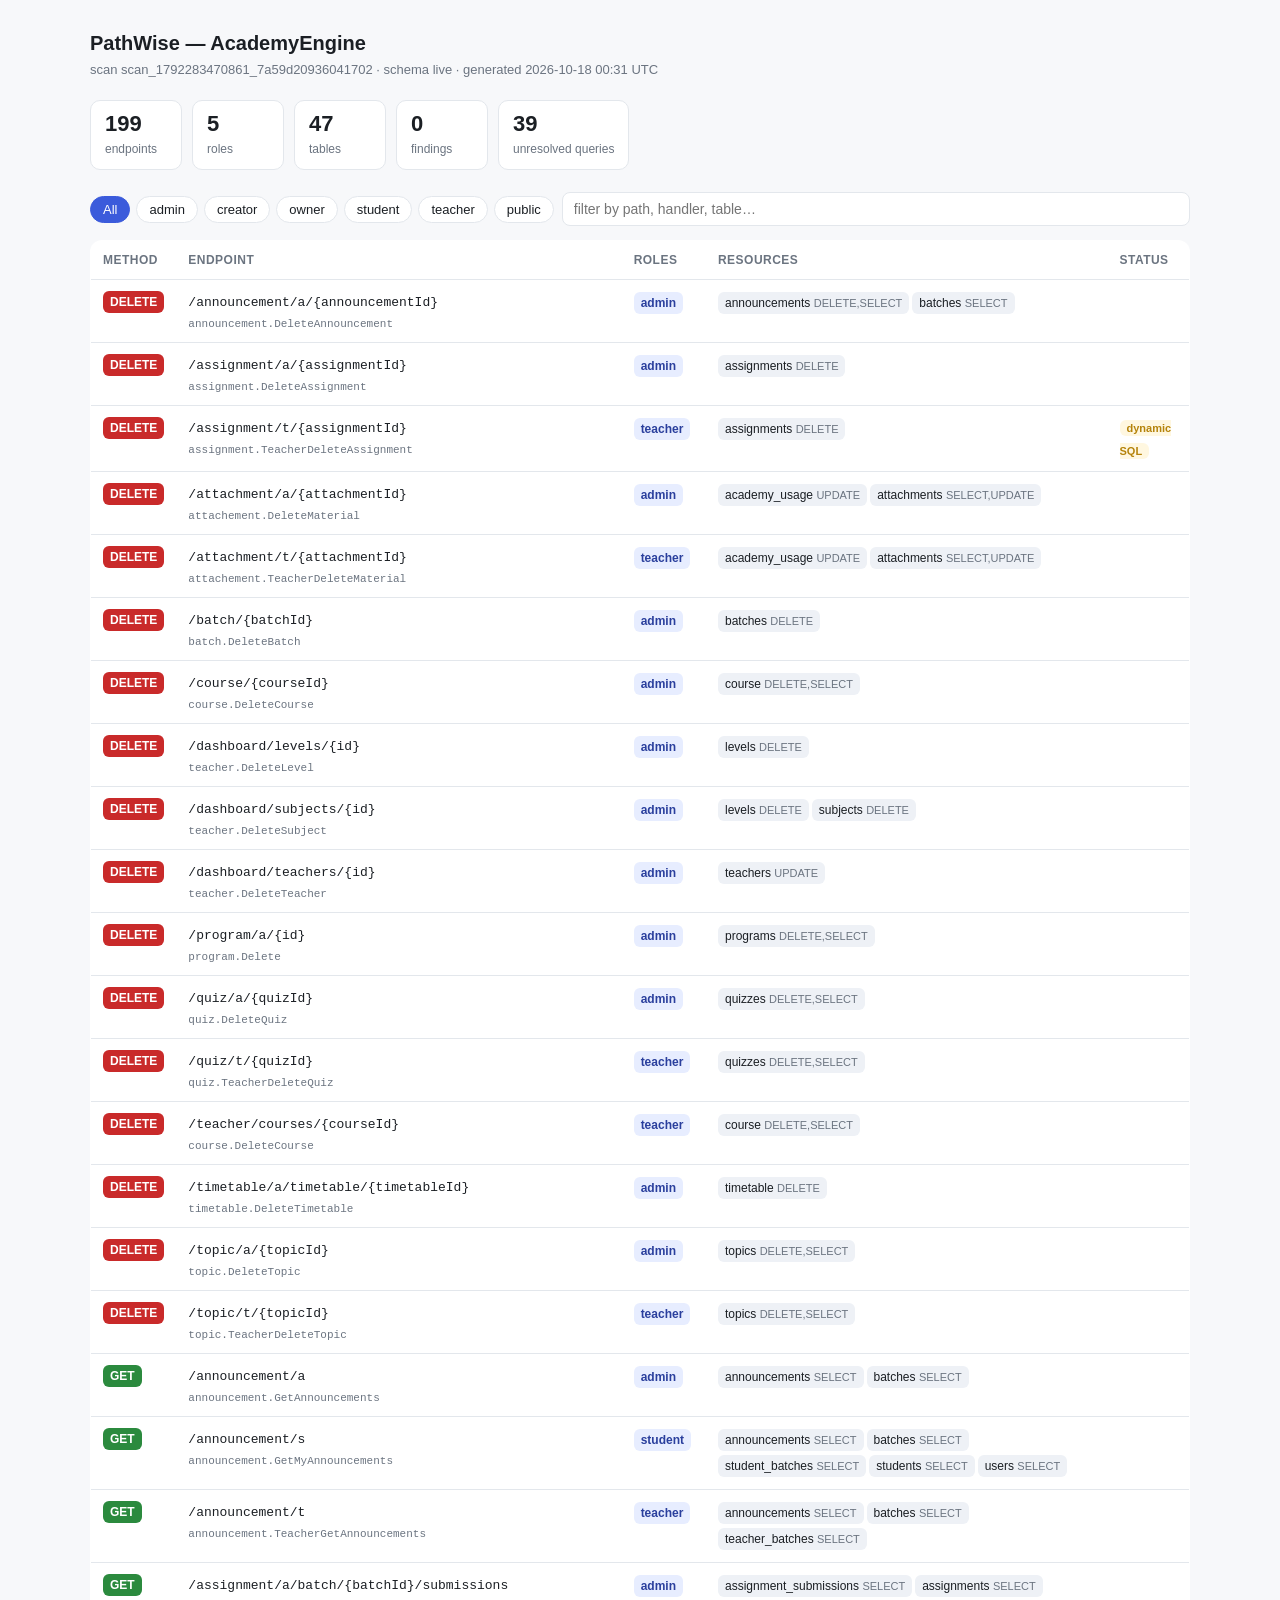
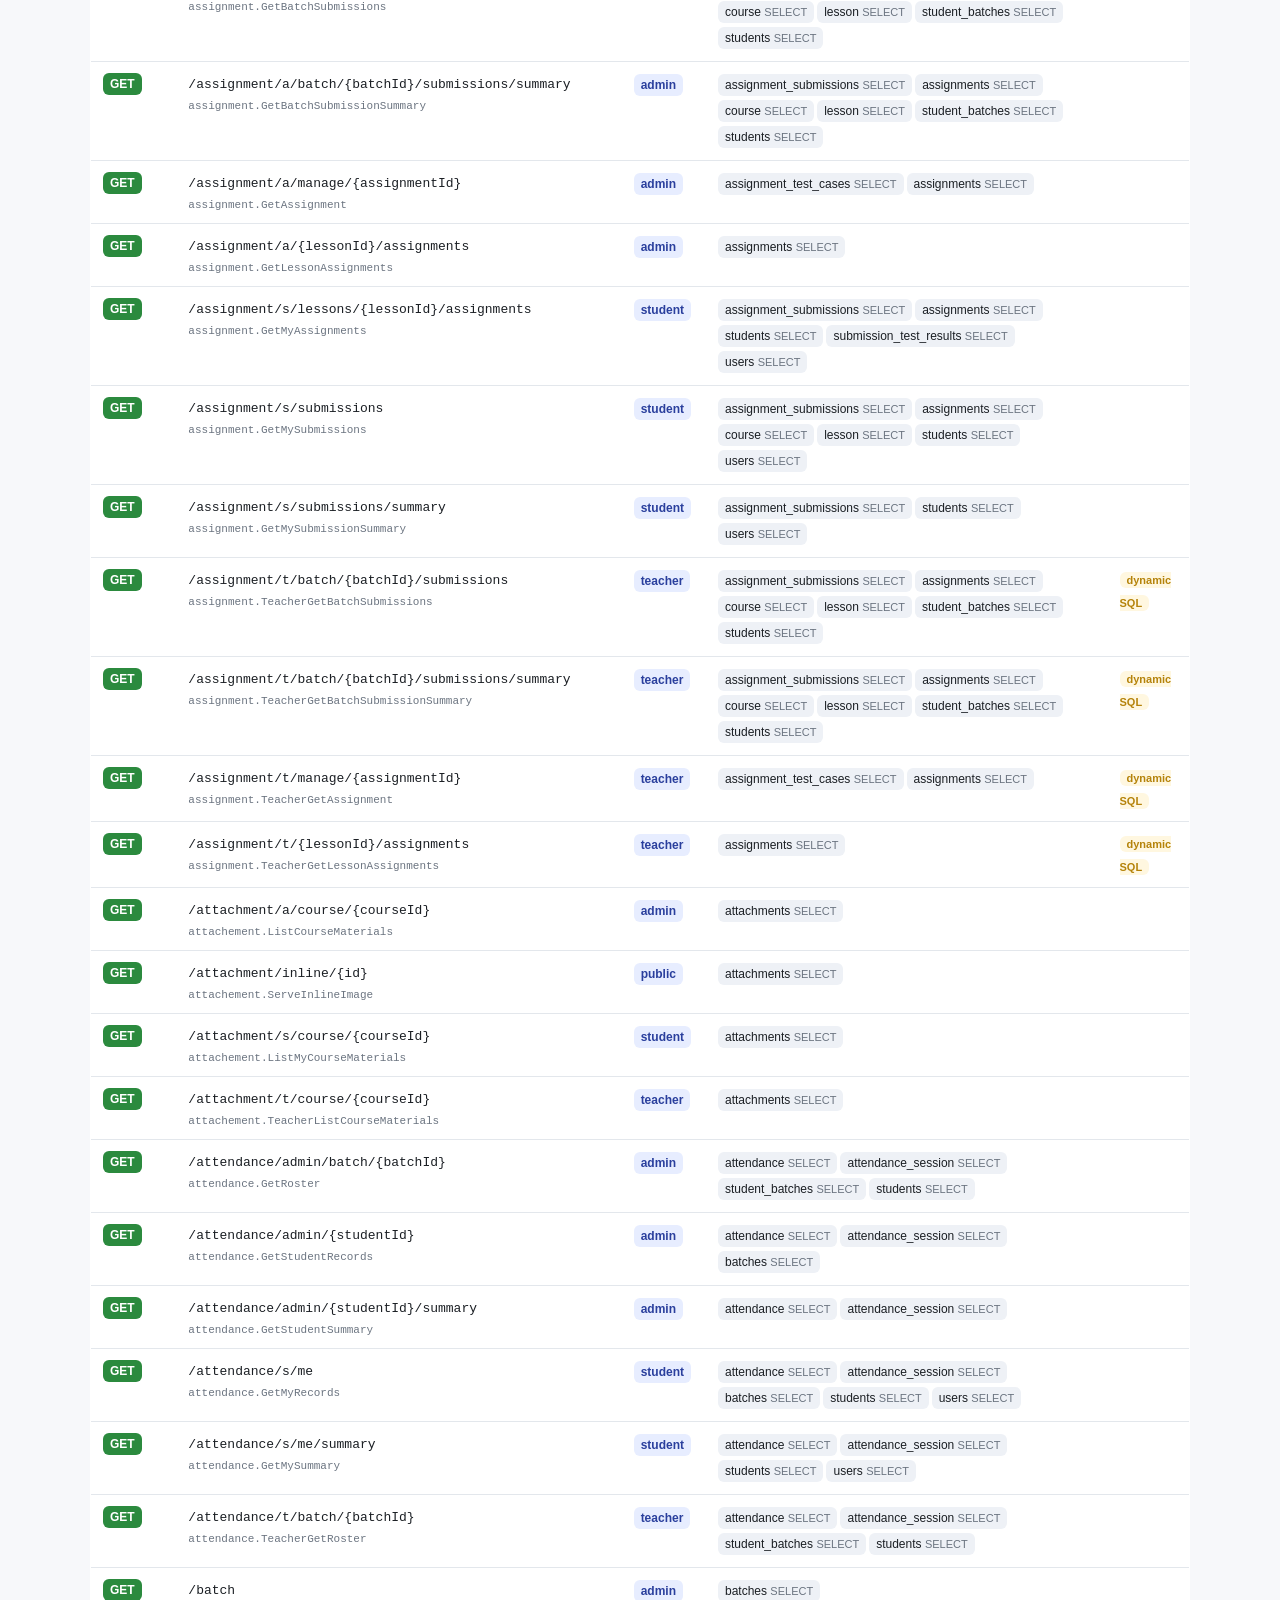
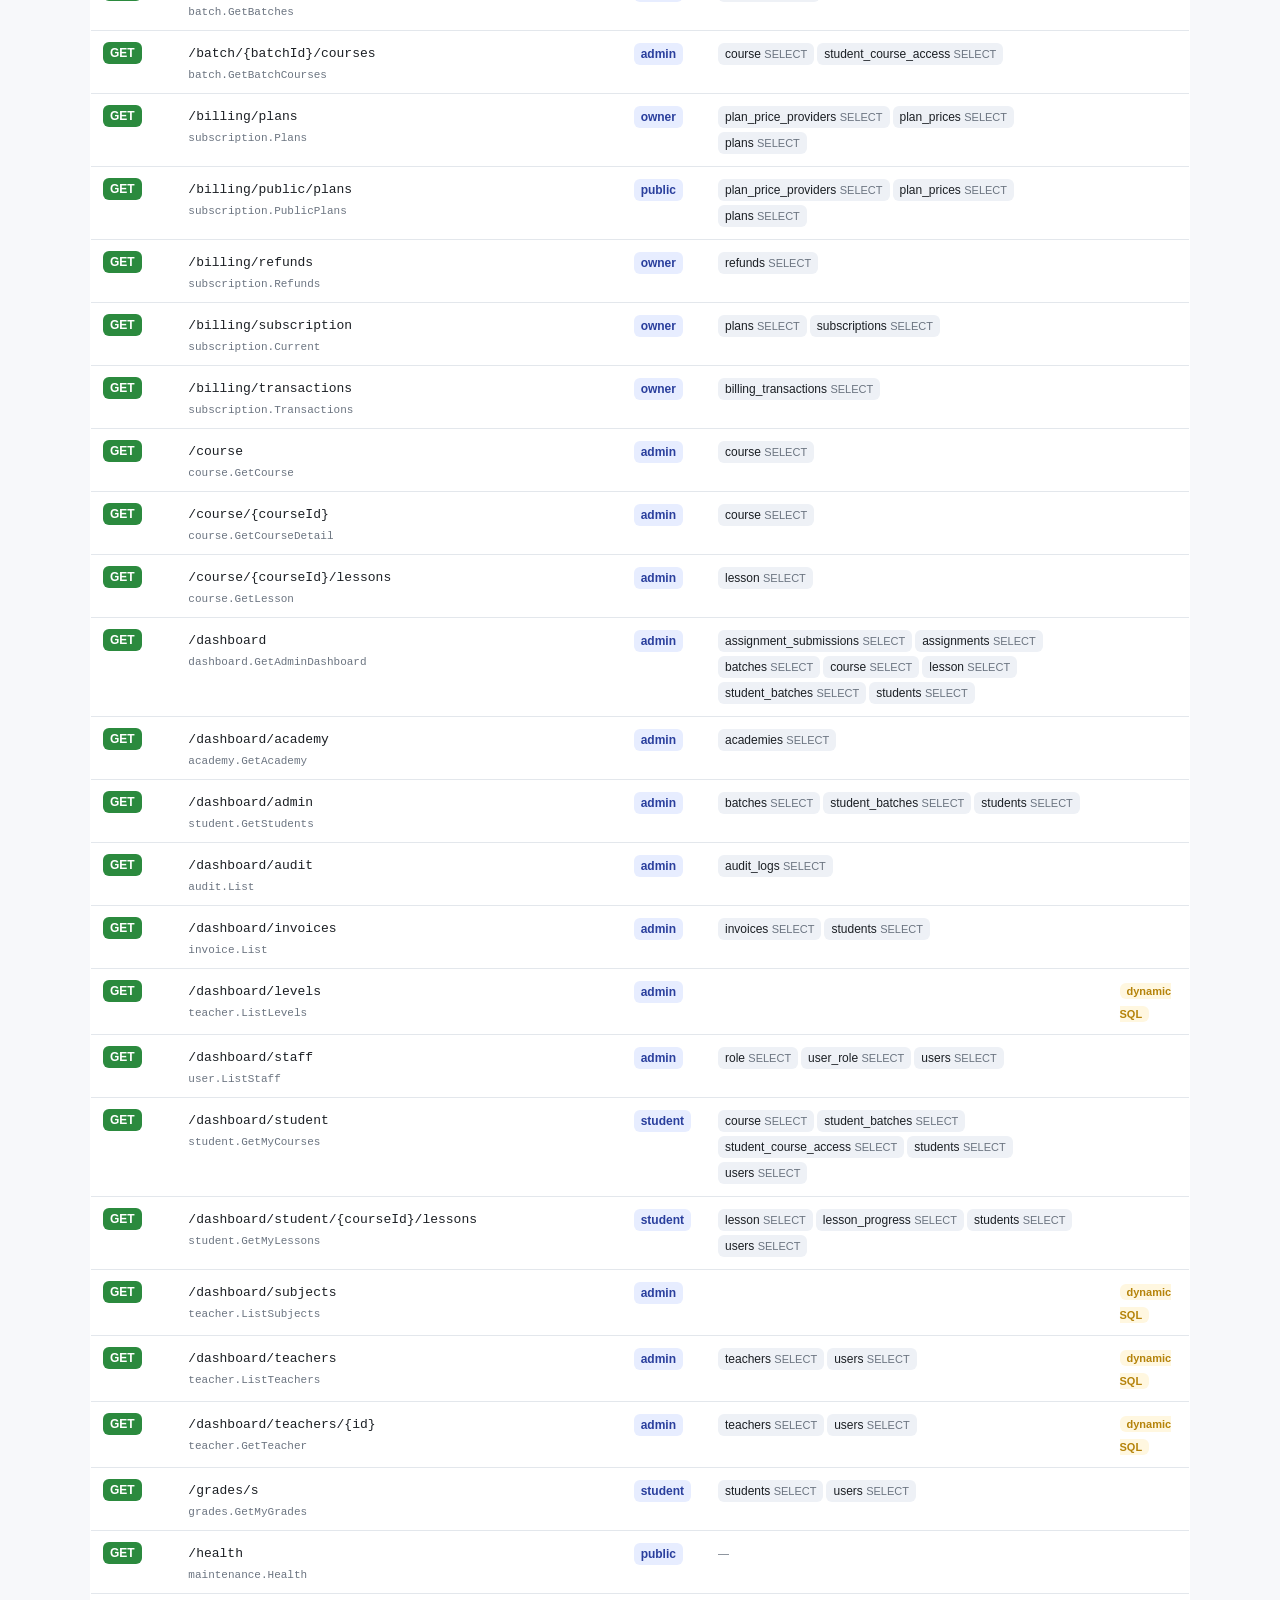
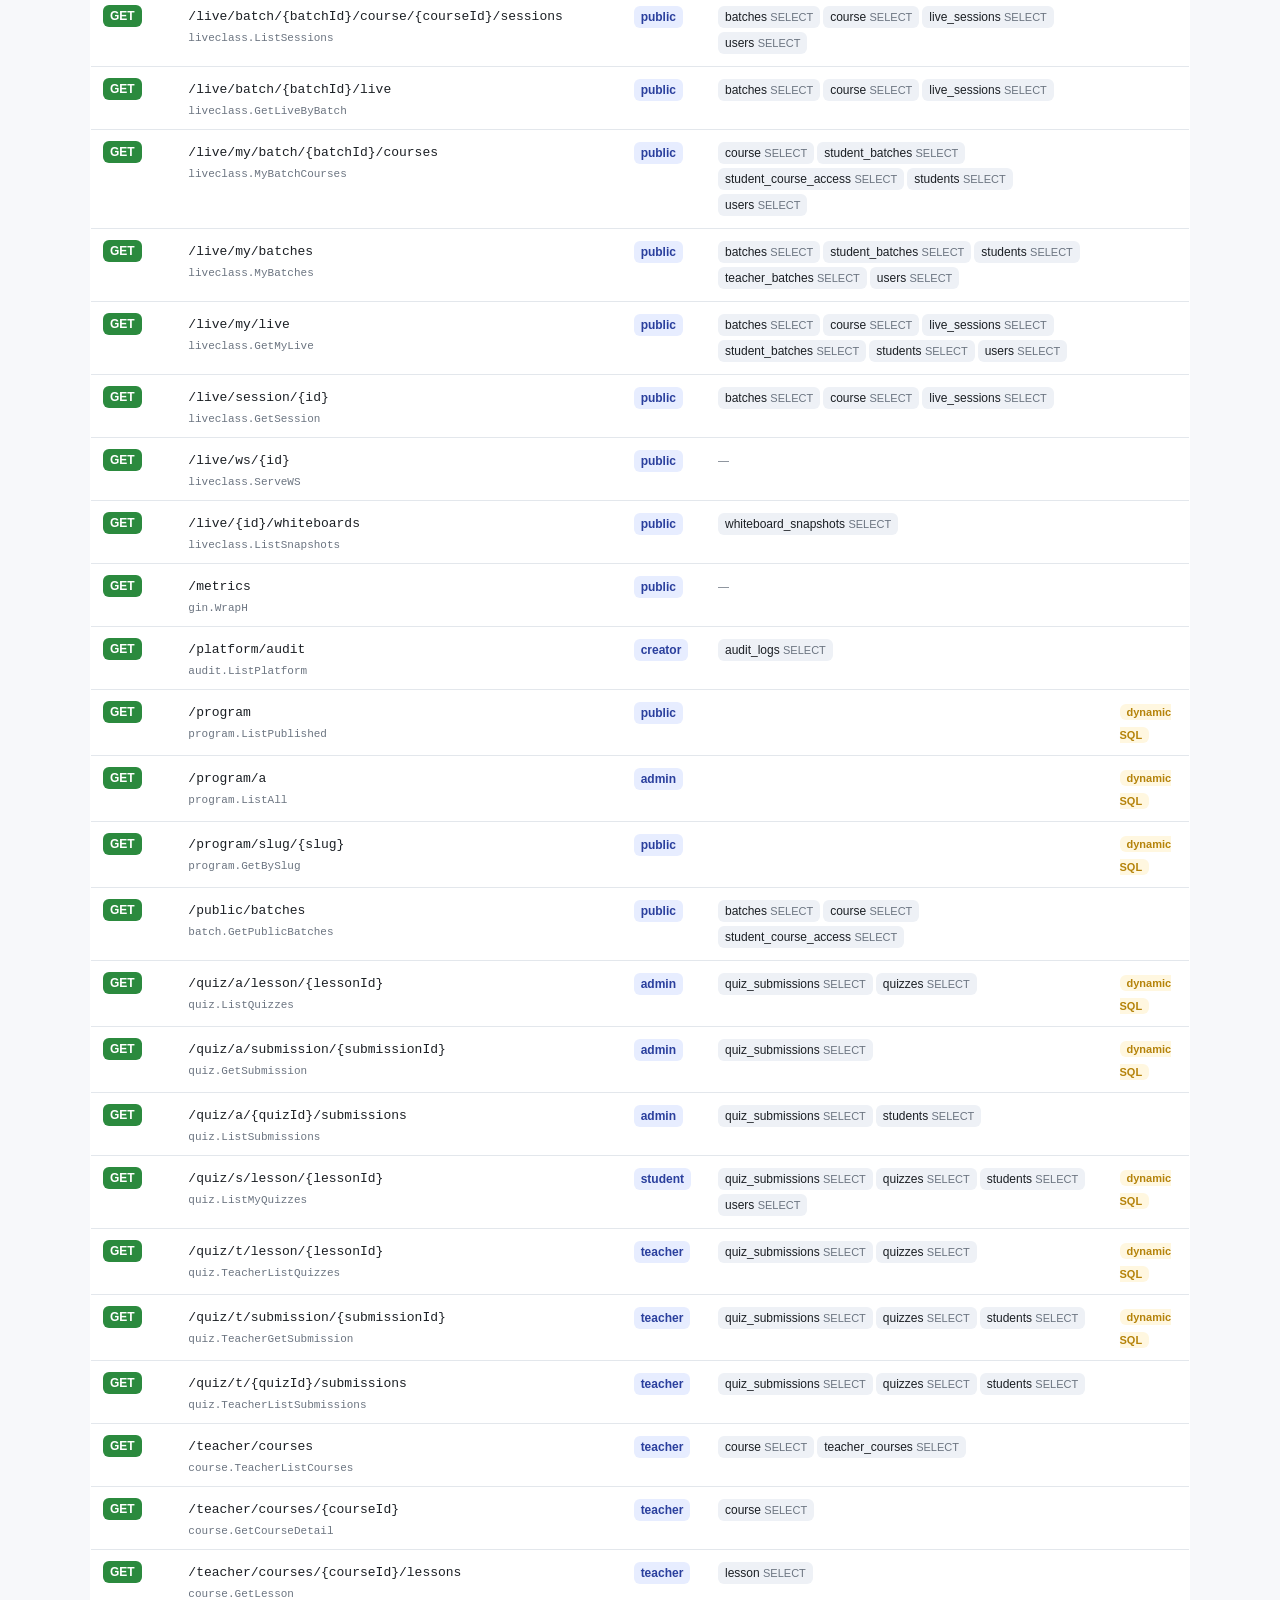
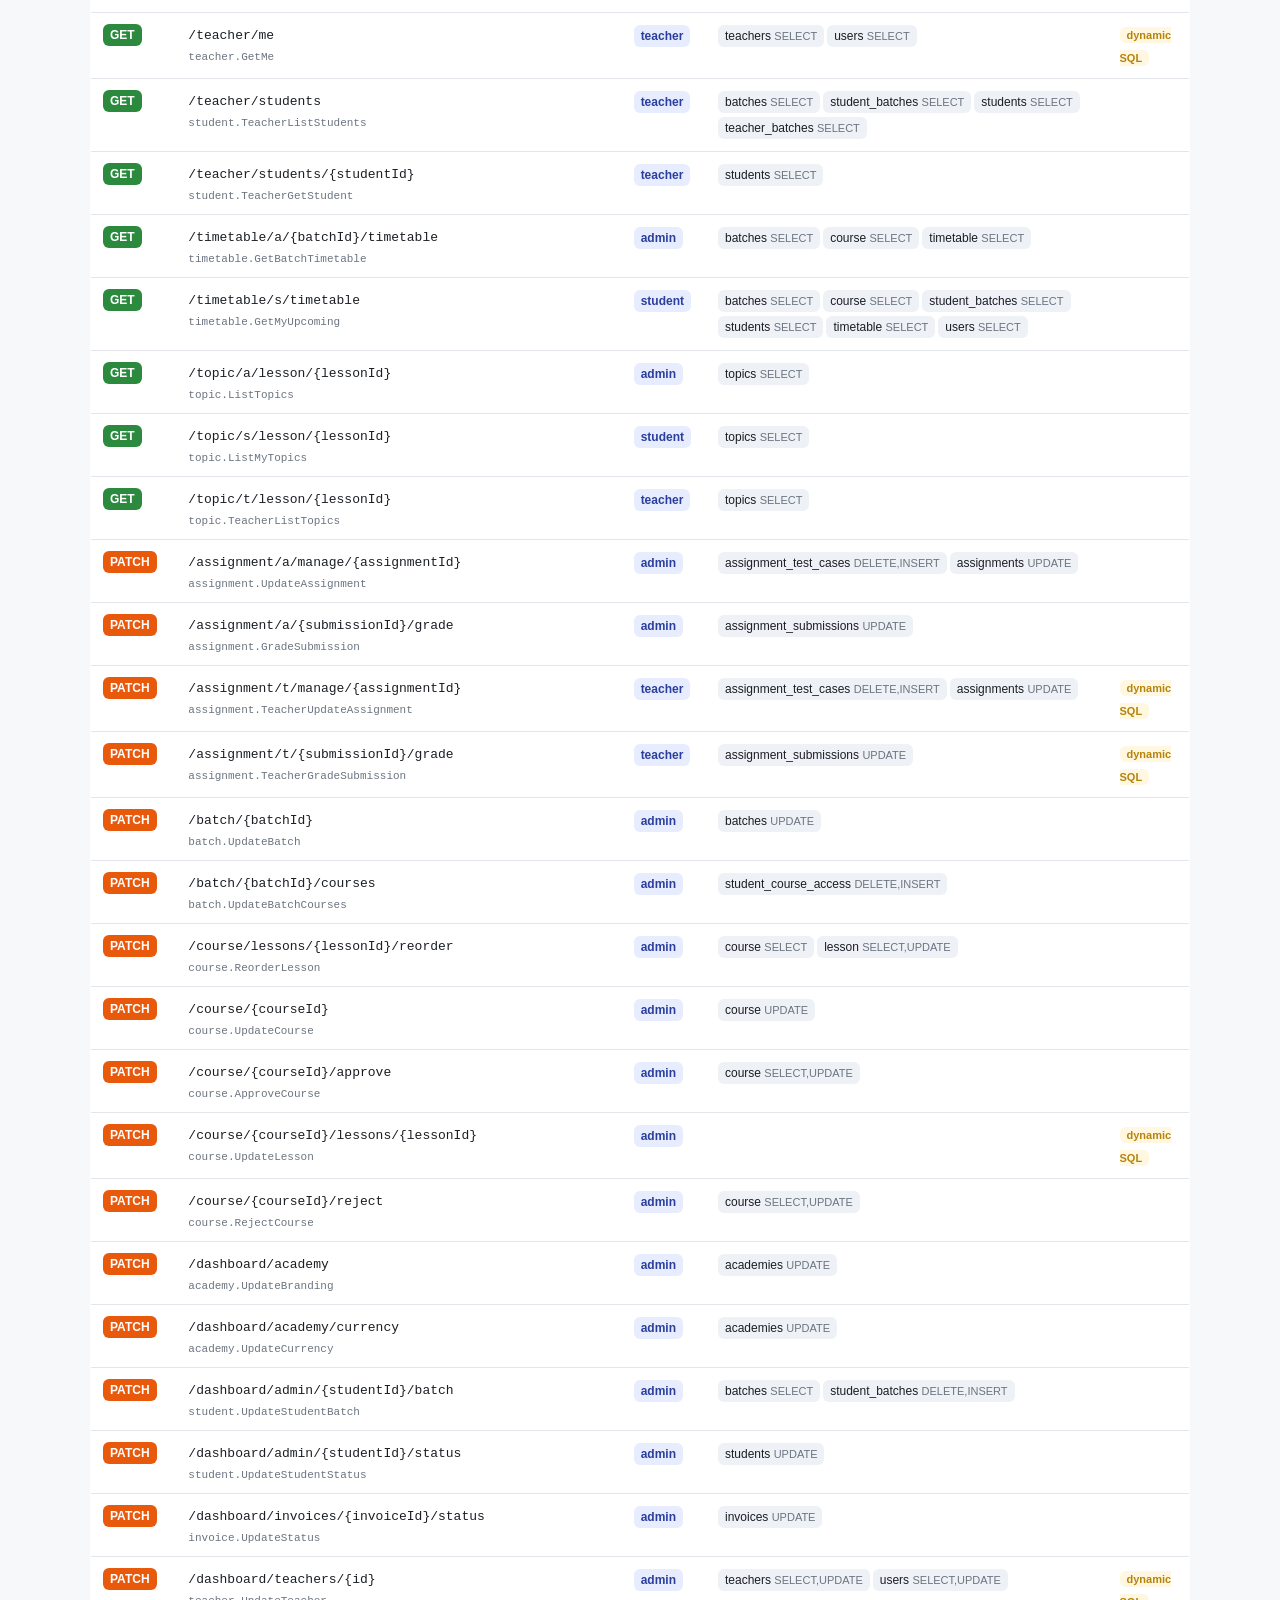
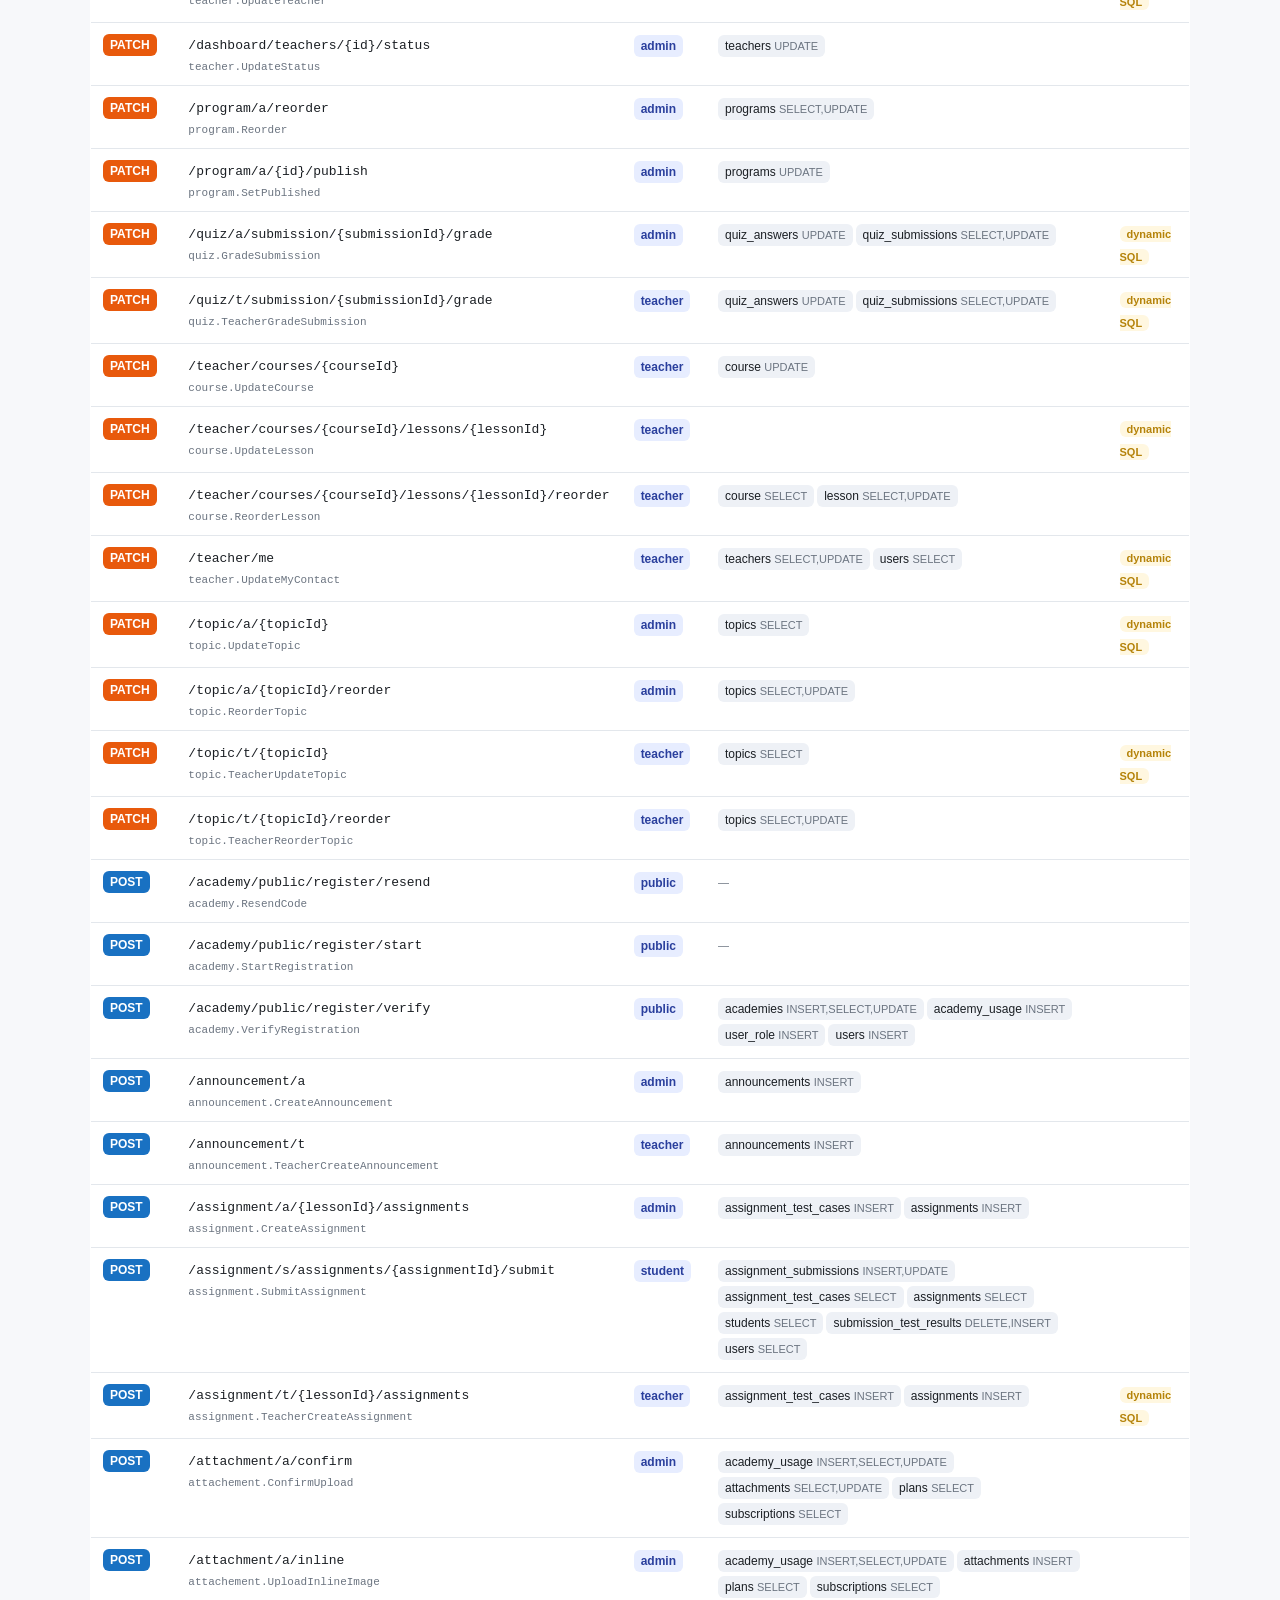
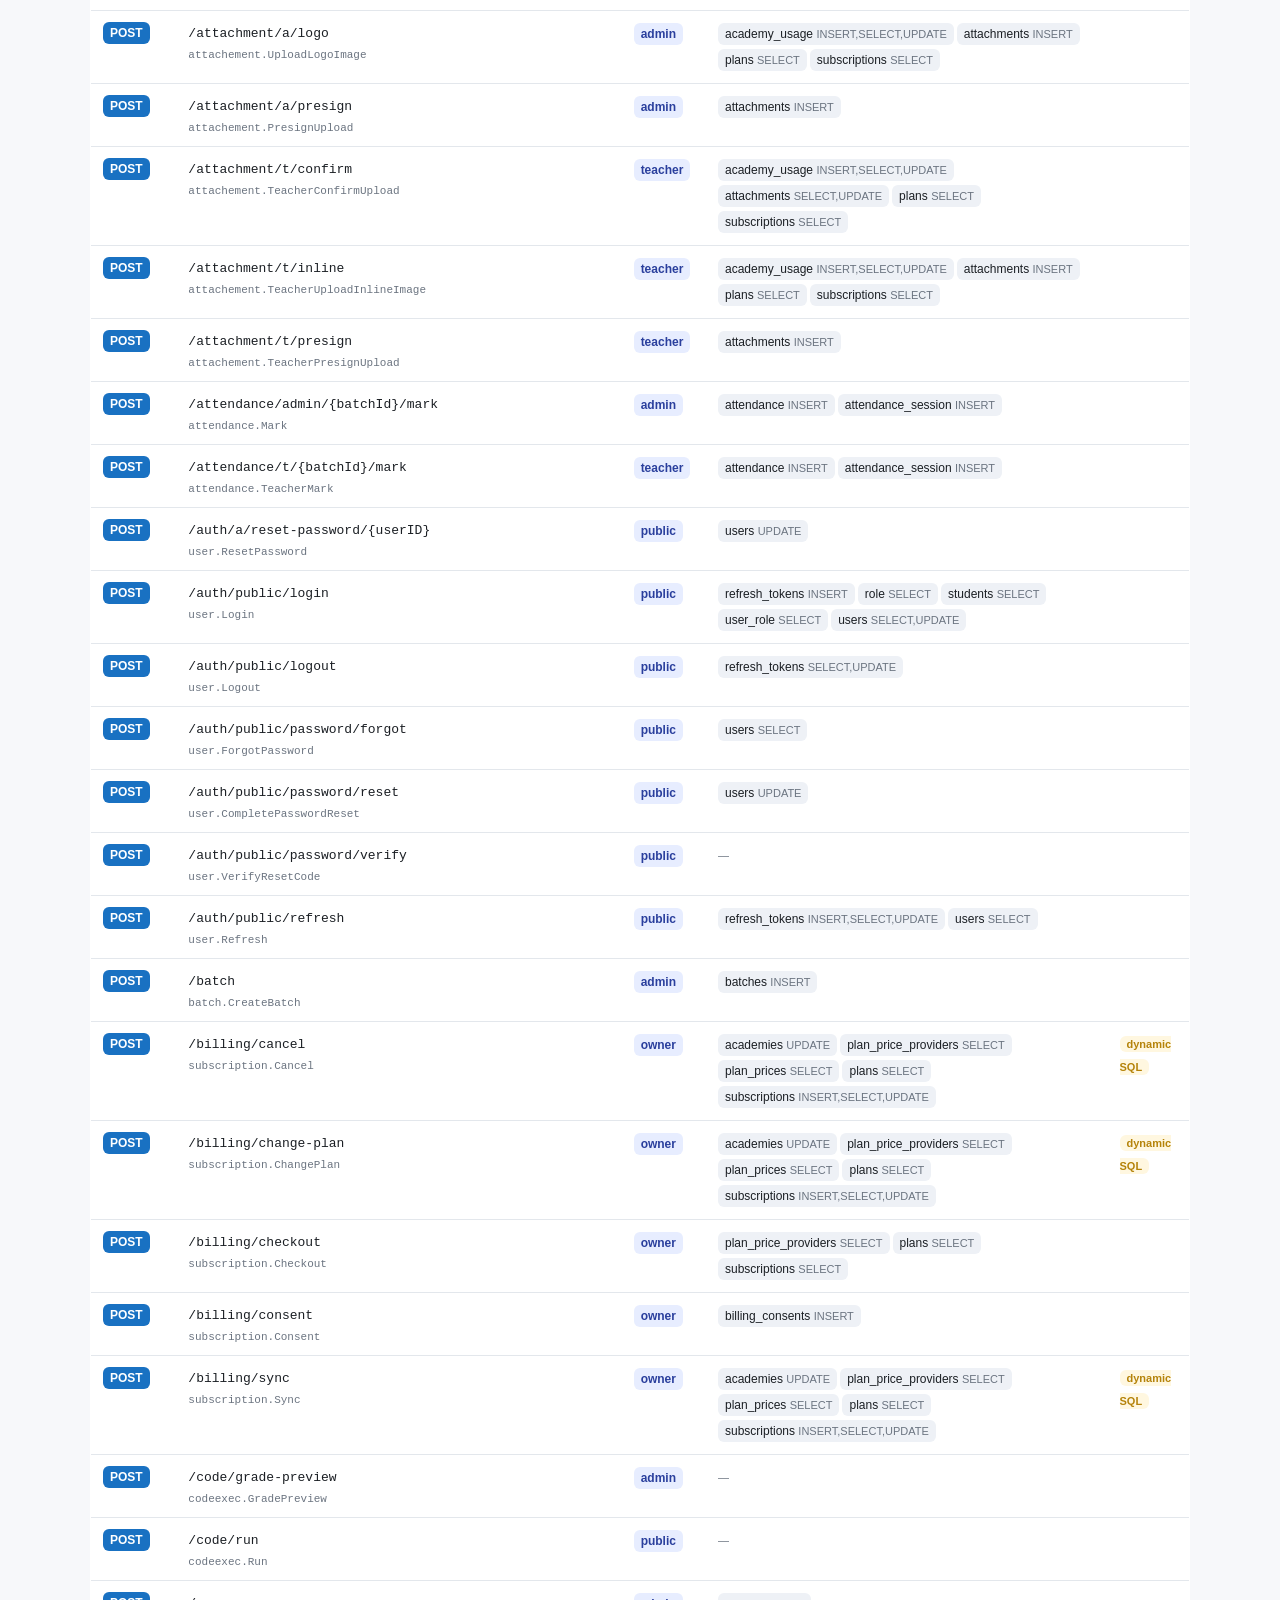
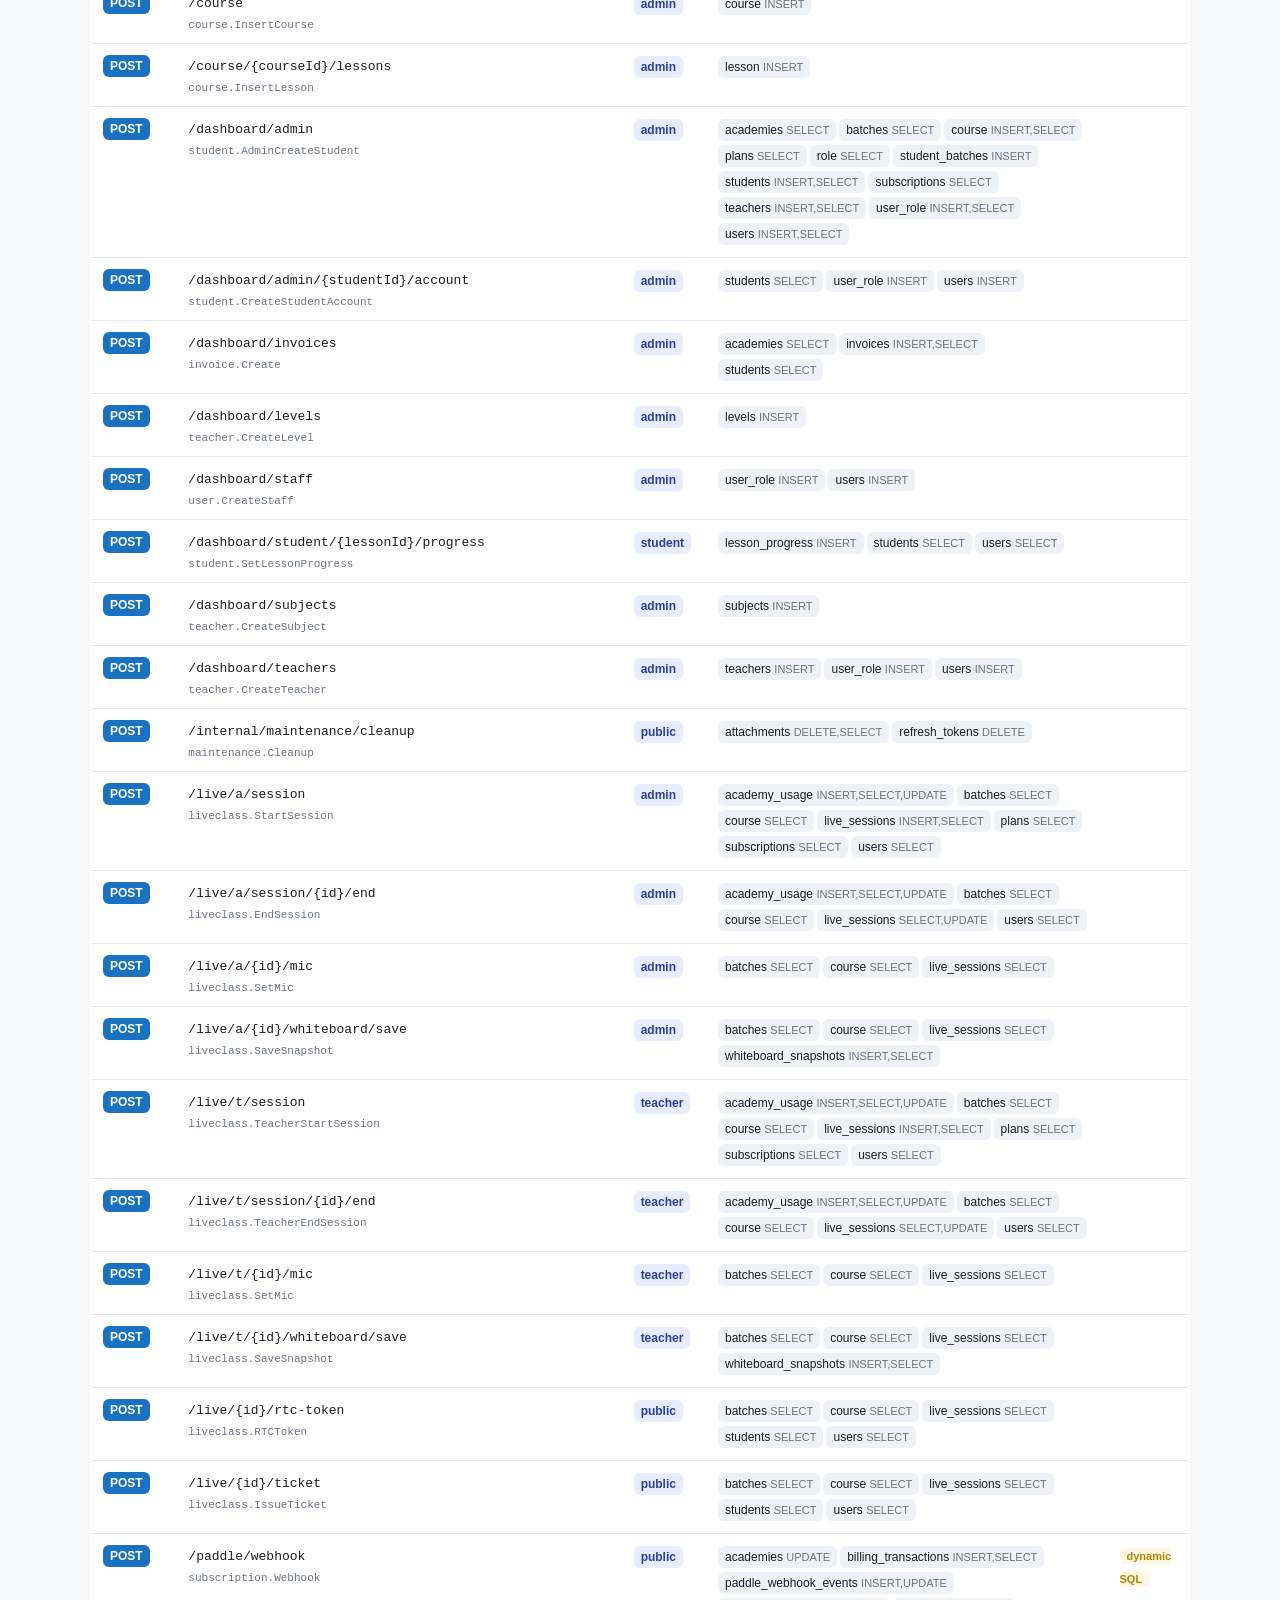
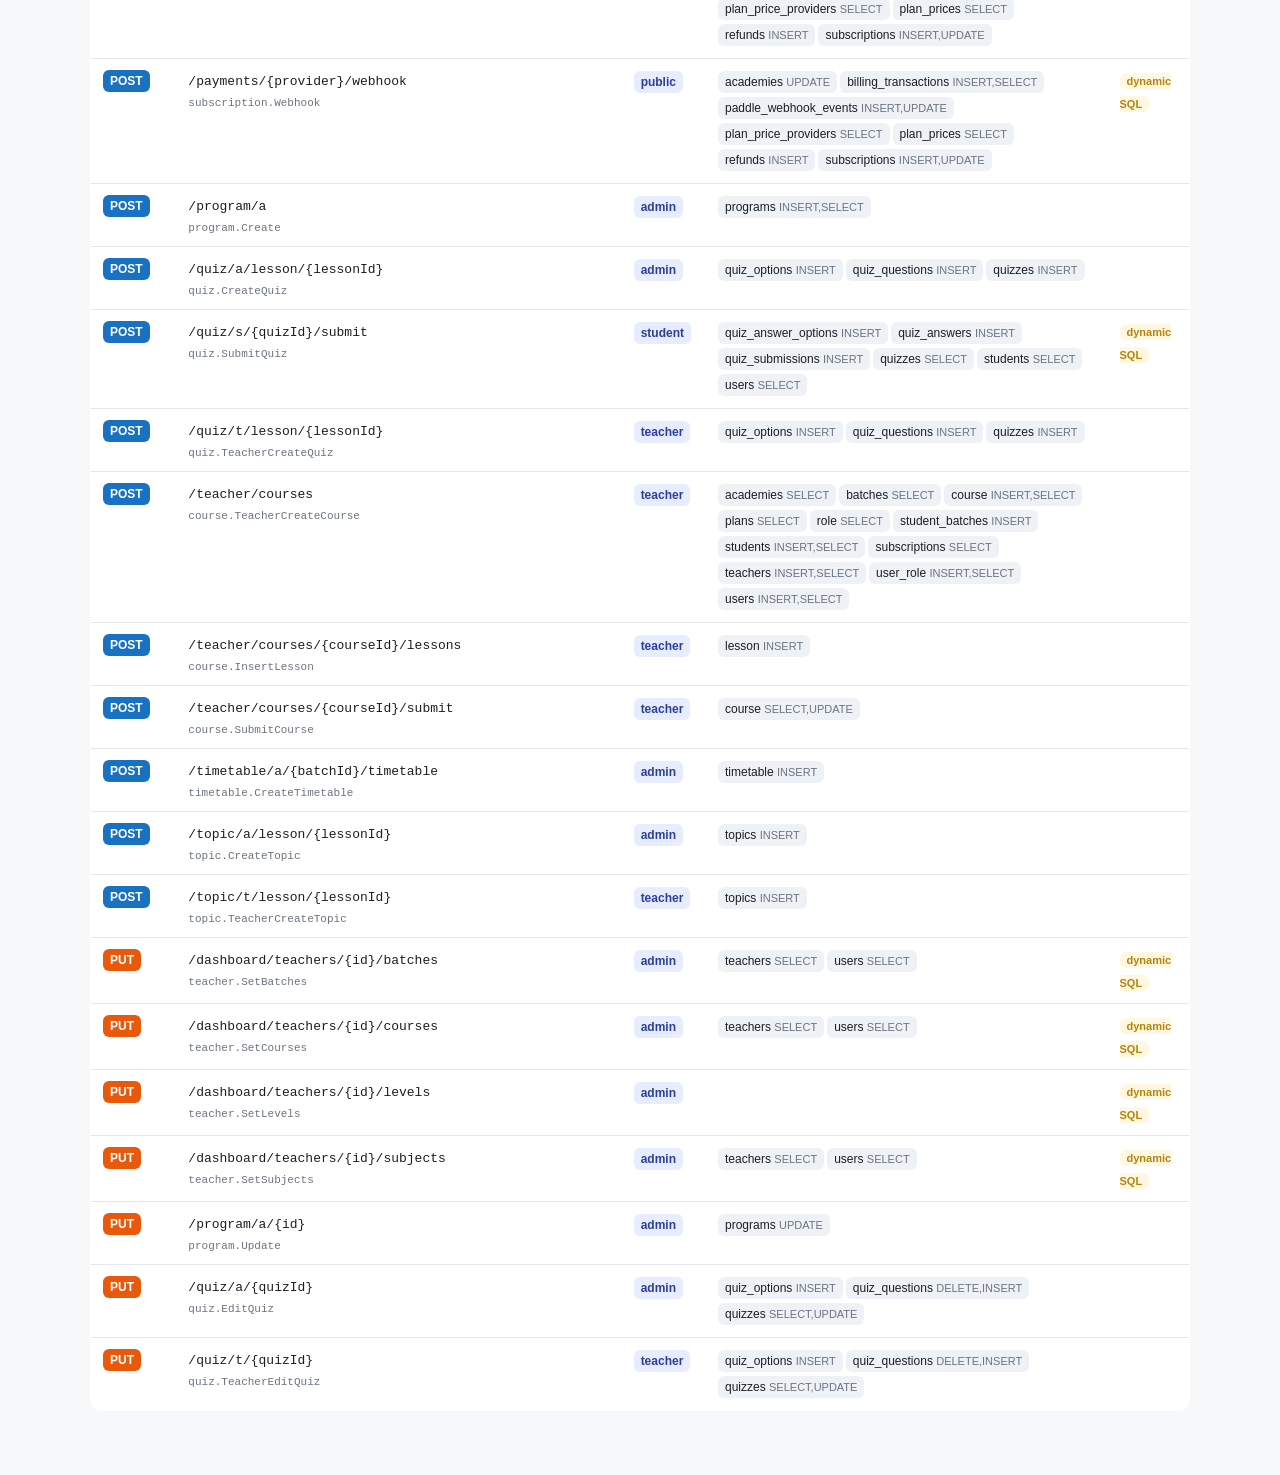
<file: tmp/report.html>
<!doctype html>
<html lang="en">
<head>
<meta charset="utf-8">
<meta name="viewport" content="width=device-width, initial-scale=1">
<title>PathWise — AcademyEngine</title>
<style>
:root{
  --bg:#f7f8fa; --panel:#fff; --ink:#1b1f24; --muted:#6b7480; --line:#e3e7ec;
  --accent:#3b5bdb; --chip:#eef1f6; --role:#e7edff; --role-ink:#2a3f9d;
  --get:#2b8a3e; --post:#1971c2; --put:#e8590c; --patch:#e8590c; --delete:#c92a2a; --other:#5c636e;
  --warn:#b5830a; --warnbg:#fff7e0; --find:#c92a2a; --findbg:#ffe9e9;
}
:root:not([data-theme="light"]){@media (prefers-color-scheme:dark){
  --bg:#0f1216; --panel:#171b21; --ink:#e6e9ee; --muted:#9aa4b0; --line:#262c34;
  --accent:#748ffc; --chip:#222932; --role:#20304f; --role-ink:#aec4ff;
  --warnbg:#2a2412; --findbg:#2a1717;
}}
:root[data-theme="dark"]{
  --bg:#0f1216; --panel:#171b21; --ink:#e6e9ee; --muted:#9aa4b0; --line:#262c34;
  --accent:#748ffc; --chip:#222932; --role:#20304f; --role-ink:#aec4ff;
  --warnbg:#2a2412; --findbg:#2a1717;
}
*{box-sizing:border-box}
body{margin:0;background:var(--bg);color:var(--ink);font:15px/1.5 -apple-system,BlinkMacSystemFont,"Segoe UI",Roboto,Helvetica,Arial,sans-serif;padding:0 16px}
.wrap{max-width:1100px;margin:0 auto;padding:28px 0 64px}
h1{font-size:20px;margin:0 0 2px}
.sub{color:var(--muted);font-size:13px;margin-bottom:20px}
.stats{display:flex;flex-wrap:wrap;gap:10px;margin-bottom:22px}
.stat{background:var(--panel);border:1px solid var(--line);border-radius:10px;padding:10px 14px;min-width:92px}
.stat b{display:block;font-size:22px;line-height:1.2}
.stat span{color:var(--muted);font-size:12px}
.controls{display:flex;flex-wrap:wrap;gap:8px;align-items:center;margin-bottom:14px}
.roles{display:flex;flex-wrap:wrap;gap:6px}
.rolebtn{border:1px solid var(--line);background:var(--panel);color:var(--ink);border-radius:999px;padding:5px 12px;font-size:13px;cursor:pointer}
.rolebtn.active{background:var(--accent);color:#fff;border-color:var(--accent)}
#search{flex:1;min-width:160px;background:var(--panel);border:1px solid var(--line);color:var(--ink);border-radius:8px;padding:8px 11px;font-size:14px}
table{width:100%;border-collapse:collapse;background:var(--panel);border:1px solid var(--line);border-radius:12px;overflow:hidden}
th,td{text-align:left;padding:10px 12px;border-bottom:1px solid var(--line);vertical-align:top}
th{font-size:12px;text-transform:uppercase;letter-spacing:.04em;color:var(--muted);font-weight:600}
tr:last-child td{border-bottom:none}
.method{font-weight:700;font-size:12px;padding:2px 7px;border-radius:6px;color:#fff;display:inline-block}
.m-get{background:var(--get)}.m-post{background:var(--post)}.m-put{background:var(--put)}.m-patch{background:var(--patch)}.m-delete{background:var(--delete)}.m-other{background:var(--other)}
.path{font-family:ui-monospace,SFMono-Regular,Menlo,monospace;font-size:13px}
.chip{display:inline-block;background:var(--chip);border-radius:6px;padding:2px 7px;font-size:12px;margin:2px 3px 2px 0}
.role{background:var(--role);color:var(--role-ink);font-weight:600}
.ops{color:var(--muted);font-size:11px}
.badge{font-size:11px;padding:2px 7px;border-radius:6px;font-weight:600}
.unres{background:var(--warnbg);color:var(--warn)}
.find{background:var(--findbg);color:var(--find)}
.handler{color:var(--muted);font-size:11px;font-family:ui-monospace,monospace;display:block;margin-top:3px}
.empty{color:var(--muted);font-size:13px;padding:24px;text-align:center}
@media (max-width:640px){.hide-sm{display:none}}
</style>
</head>
<body>
<div class="wrap">
  <h1>PathWise — AcademyEngine</h1>
  <div class="sub">scan scan_1792283470861_7a59d20936041702 · schema live · generated 2026-10-18 00:31 UTC</div>

  <div class="stats">
    <div class="stat"><b>199</b><span>endpoints</span></div>
    <div class="stat"><b>5</b><span>roles</span></div>
    <div class="stat"><b>47</b><span>tables</span></div>
    <div class="stat"><b>0</b><span>findings</span></div>
    <div class="stat"><b>39</b><span>unresolved queries</span></div>
  </div>

  <div class="controls">
    <div class="roles" id="roles">
      <button class="rolebtn active" data-role="">All</button>
      <button class="rolebtn" data-role="admin">admin</button><button class="rolebtn" data-role="creator">creator</button><button class="rolebtn" data-role="owner">owner</button><button class="rolebtn" data-role="student">student</button><button class="rolebtn" data-role="teacher">teacher</button>
      <button class="rolebtn" data-role="public">public</button>
    </div>
    <input id="search" type="search" placeholder="filter by path, handler, table…">
  </div>

  <table id="tbl">
    <thead><tr>
      <th>Method</th><th>Endpoint</th><th>Roles</th><th>Resources</th><th class="hide-sm">Status</th>
    </tr></thead>
    <tbody>
    
      <tr data-roles="admin" data-text="delete /announcement/a/{announcementid} announcement.deleteannouncement announcements batches admin">
        <td><span class="method m-delete">DELETE</span></td>
        <td><span class="path">/announcement/a/{announcementId}</span><span class="handler">announcement.DeleteAnnouncement</span></td>
        <td><span class="chip role">admin</span></td>
        <td>
          <span class="chip">announcements <span class="ops">DELETE,SELECT</span></span><span class="chip">batches <span class="ops">SELECT</span></span>
          
        </td>
        <td class="hide-sm">
          
          
        </td>
      </tr>
    
      <tr data-roles="admin" data-text="delete /assignment/a/{assignmentid} assignment.deleteassignment assignments admin">
        <td><span class="method m-delete">DELETE</span></td>
        <td><span class="path">/assignment/a/{assignmentId}</span><span class="handler">assignment.DeleteAssignment</span></td>
        <td><span class="chip role">admin</span></td>
        <td>
          <span class="chip">assignments <span class="ops">DELETE</span></span>
          
        </td>
        <td class="hide-sm">
          
          
        </td>
      </tr>
    
      <tr data-roles="teacher" data-text="delete /assignment/t/{assignmentid} assignment.teacherdeleteassignment assignments teacher">
        <td><span class="method m-delete">DELETE</span></td>
        <td><span class="path">/assignment/t/{assignmentId}</span><span class="handler">assignment.TeacherDeleteAssignment</span></td>
        <td><span class="chip role">teacher</span></td>
        <td>
          <span class="chip">assignments <span class="ops">DELETE</span></span>
          
        </td>
        <td class="hide-sm">
          <span class="badge unres">dynamic SQL</span>
          
        </td>
      </tr>
    
      <tr data-roles="admin" data-text="delete /attachment/a/{attachmentid} attachement.deletematerial academy_usage attachments admin">
        <td><span class="method m-delete">DELETE</span></td>
        <td><span class="path">/attachment/a/{attachmentId}</span><span class="handler">attachement.DeleteMaterial</span></td>
        <td><span class="chip role">admin</span></td>
        <td>
          <span class="chip">academy_usage <span class="ops">UPDATE</span></span><span class="chip">attachments <span class="ops">SELECT,UPDATE</span></span>
          
        </td>
        <td class="hide-sm">
          
          
        </td>
      </tr>
    
      <tr data-roles="teacher" data-text="delete /attachment/t/{attachmentid} attachement.teacherdeletematerial academy_usage attachments teacher">
        <td><span class="method m-delete">DELETE</span></td>
        <td><span class="path">/attachment/t/{attachmentId}</span><span class="handler">attachement.TeacherDeleteMaterial</span></td>
        <td><span class="chip role">teacher</span></td>
        <td>
          <span class="chip">academy_usage <span class="ops">UPDATE</span></span><span class="chip">attachments <span class="ops">SELECT,UPDATE</span></span>
          
        </td>
        <td class="hide-sm">
          
          
        </td>
      </tr>
    
      <tr data-roles="admin" data-text="delete /batch/{batchid} batch.deletebatch batches admin">
        <td><span class="method m-delete">DELETE</span></td>
        <td><span class="path">/batch/{batchId}</span><span class="handler">batch.DeleteBatch</span></td>
        <td><span class="chip role">admin</span></td>
        <td>
          <span class="chip">batches <span class="ops">DELETE</span></span>
          
        </td>
        <td class="hide-sm">
          
          
        </td>
      </tr>
    
      <tr data-roles="admin" data-text="delete /course/{courseid} course.deletecourse course admin">
        <td><span class="method m-delete">DELETE</span></td>
        <td><span class="path">/course/{courseId}</span><span class="handler">course.DeleteCourse</span></td>
        <td><span class="chip role">admin</span></td>
        <td>
          <span class="chip">course <span class="ops">DELETE,SELECT</span></span>
          
        </td>
        <td class="hide-sm">
          
          
        </td>
      </tr>
    
      <tr data-roles="admin" data-text="delete /dashboard/levels/{id} teacher.deletelevel levels admin">
        <td><span class="method m-delete">DELETE</span></td>
        <td><span class="path">/dashboard/levels/{id}</span><span class="handler">teacher.DeleteLevel</span></td>
        <td><span class="chip role">admin</span></td>
        <td>
          <span class="chip">levels <span class="ops">DELETE</span></span>
          
        </td>
        <td class="hide-sm">
          
          
        </td>
      </tr>
    
      <tr data-roles="admin" data-text="delete /dashboard/subjects/{id} teacher.deletesubject levels subjects admin">
        <td><span class="method m-delete">DELETE</span></td>
        <td><span class="path">/dashboard/subjects/{id}</span><span class="handler">teacher.DeleteSubject</span></td>
        <td><span class="chip role">admin</span></td>
        <td>
          <span class="chip">levels <span class="ops">DELETE</span></span><span class="chip">subjects <span class="ops">DELETE</span></span>
          
        </td>
        <td class="hide-sm">
          
          
        </td>
      </tr>
    
      <tr data-roles="admin" data-text="delete /dashboard/teachers/{id} teacher.deleteteacher teachers admin">
        <td><span class="method m-delete">DELETE</span></td>
        <td><span class="path">/dashboard/teachers/{id}</span><span class="handler">teacher.DeleteTeacher</span></td>
        <td><span class="chip role">admin</span></td>
        <td>
          <span class="chip">teachers <span class="ops">UPDATE</span></span>
          
        </td>
        <td class="hide-sm">
          
          
        </td>
      </tr>
    
      <tr data-roles="admin" data-text="delete /program/a/{id} program.delete programs admin">
        <td><span class="method m-delete">DELETE</span></td>
        <td><span class="path">/program/a/{id}</span><span class="handler">program.Delete</span></td>
        <td><span class="chip role">admin</span></td>
        <td>
          <span class="chip">programs <span class="ops">DELETE,SELECT</span></span>
          
        </td>
        <td class="hide-sm">
          
          
        </td>
      </tr>
    
      <tr data-roles="admin" data-text="delete /quiz/a/{quizid} quiz.deletequiz quizzes admin">
        <td><span class="method m-delete">DELETE</span></td>
        <td><span class="path">/quiz/a/{quizId}</span><span class="handler">quiz.DeleteQuiz</span></td>
        <td><span class="chip role">admin</span></td>
        <td>
          <span class="chip">quizzes <span class="ops">DELETE,SELECT</span></span>
          
        </td>
        <td class="hide-sm">
          
          
        </td>
      </tr>
    
      <tr data-roles="teacher" data-text="delete /quiz/t/{quizid} quiz.teacherdeletequiz quizzes teacher">
        <td><span class="method m-delete">DELETE</span></td>
        <td><span class="path">/quiz/t/{quizId}</span><span class="handler">quiz.TeacherDeleteQuiz</span></td>
        <td><span class="chip role">teacher</span></td>
        <td>
          <span class="chip">quizzes <span class="ops">DELETE,SELECT</span></span>
          
        </td>
        <td class="hide-sm">
          
          
        </td>
      </tr>
    
      <tr data-roles="teacher" data-text="delete /teacher/courses/{courseid} course.deletecourse course teacher">
        <td><span class="method m-delete">DELETE</span></td>
        <td><span class="path">/teacher/courses/{courseId}</span><span class="handler">course.DeleteCourse</span></td>
        <td><span class="chip role">teacher</span></td>
        <td>
          <span class="chip">course <span class="ops">DELETE,SELECT</span></span>
          
        </td>
        <td class="hide-sm">
          
          
        </td>
      </tr>
    
      <tr data-roles="admin" data-text="delete /timetable/a/timetable/{timetableid} timetable.deletetimetable timetable admin">
        <td><span class="method m-delete">DELETE</span></td>
        <td><span class="path">/timetable/a/timetable/{timetableId}</span><span class="handler">timetable.DeleteTimetable</span></td>
        <td><span class="chip role">admin</span></td>
        <td>
          <span class="chip">timetable <span class="ops">DELETE</span></span>
          
        </td>
        <td class="hide-sm">
          
          
        </td>
      </tr>
    
      <tr data-roles="admin" data-text="delete /topic/a/{topicid} topic.deletetopic topics admin">
        <td><span class="method m-delete">DELETE</span></td>
        <td><span class="path">/topic/a/{topicId}</span><span class="handler">topic.DeleteTopic</span></td>
        <td><span class="chip role">admin</span></td>
        <td>
          <span class="chip">topics <span class="ops">DELETE,SELECT</span></span>
          
        </td>
        <td class="hide-sm">
          
          
        </td>
      </tr>
    
      <tr data-roles="teacher" data-text="delete /topic/t/{topicid} topic.teacherdeletetopic topics teacher">
        <td><span class="method m-delete">DELETE</span></td>
        <td><span class="path">/topic/t/{topicId}</span><span class="handler">topic.TeacherDeleteTopic</span></td>
        <td><span class="chip role">teacher</span></td>
        <td>
          <span class="chip">topics <span class="ops">DELETE,SELECT</span></span>
          
        </td>
        <td class="hide-sm">
          
          
        </td>
      </tr>
    
      <tr data-roles="admin" data-text="get /announcement/a announcement.getannouncements announcements batches admin">
        <td><span class="method m-get">GET</span></td>
        <td><span class="path">/announcement/a</span><span class="handler">announcement.GetAnnouncements</span></td>
        <td><span class="chip role">admin</span></td>
        <td>
          <span class="chip">announcements <span class="ops">SELECT</span></span><span class="chip">batches <span class="ops">SELECT</span></span>
          
        </td>
        <td class="hide-sm">
          
          
        </td>
      </tr>
    
      <tr data-roles="student" data-text="get /announcement/s announcement.getmyannouncements announcements batches student_batches students users student">
        <td><span class="method m-get">GET</span></td>
        <td><span class="path">/announcement/s</span><span class="handler">announcement.GetMyAnnouncements</span></td>
        <td><span class="chip role">student</span></td>
        <td>
          <span class="chip">announcements <span class="ops">SELECT</span></span><span class="chip">batches <span class="ops">SELECT</span></span><span class="chip">student_batches <span class="ops">SELECT</span></span><span class="chip">students <span class="ops">SELECT</span></span><span class="chip">users <span class="ops">SELECT</span></span>
          
        </td>
        <td class="hide-sm">
          
          
        </td>
      </tr>
    
      <tr data-roles="teacher" data-text="get /announcement/t announcement.teachergetannouncements announcements batches teacher_batches teacher">
        <td><span class="method m-get">GET</span></td>
        <td><span class="path">/announcement/t</span><span class="handler">announcement.TeacherGetAnnouncements</span></td>
        <td><span class="chip role">teacher</span></td>
        <td>
          <span class="chip">announcements <span class="ops">SELECT</span></span><span class="chip">batches <span class="ops">SELECT</span></span><span class="chip">teacher_batches <span class="ops">SELECT</span></span>
          
        </td>
        <td class="hide-sm">
          
          
        </td>
      </tr>
    
      <tr data-roles="admin" data-text="get /assignment/a/batch/{batchid}/submissions assignment.getbatchsubmissions assignment_submissions assignments course lesson student_batches students admin">
        <td><span class="method m-get">GET</span></td>
        <td><span class="path">/assignment/a/batch/{batchId}/submissions</span><span class="handler">assignment.GetBatchSubmissions</span></td>
        <td><span class="chip role">admin</span></td>
        <td>
          <span class="chip">assignment_submissions <span class="ops">SELECT</span></span><span class="chip">assignments <span class="ops">SELECT</span></span><span class="chip">course <span class="ops">SELECT</span></span><span class="chip">lesson <span class="ops">SELECT</span></span><span class="chip">student_batches <span class="ops">SELECT</span></span><span class="chip">students <span class="ops">SELECT</span></span>
          
        </td>
        <td class="hide-sm">
          
          
        </td>
      </tr>
    
      <tr data-roles="admin" data-text="get /assignment/a/batch/{batchid}/submissions/summary assignment.getbatchsubmissionsummary assignment_submissions assignments course lesson student_batches students admin">
        <td><span class="method m-get">GET</span></td>
        <td><span class="path">/assignment/a/batch/{batchId}/submissions/summary</span><span class="handler">assignment.GetBatchSubmissionSummary</span></td>
        <td><span class="chip role">admin</span></td>
        <td>
          <span class="chip">assignment_submissions <span class="ops">SELECT</span></span><span class="chip">assignments <span class="ops">SELECT</span></span><span class="chip">course <span class="ops">SELECT</span></span><span class="chip">lesson <span class="ops">SELECT</span></span><span class="chip">student_batches <span class="ops">SELECT</span></span><span class="chip">students <span class="ops">SELECT</span></span>
          
        </td>
        <td class="hide-sm">
          
          
        </td>
      </tr>
    
      <tr data-roles="admin" data-text="get /assignment/a/manage/{assignmentid} assignment.getassignment assignment_test_cases assignments admin">
        <td><span class="method m-get">GET</span></td>
        <td><span class="path">/assignment/a/manage/{assignmentId}</span><span class="handler">assignment.GetAssignment</span></td>
        <td><span class="chip role">admin</span></td>
        <td>
          <span class="chip">assignment_test_cases <span class="ops">SELECT</span></span><span class="chip">assignments <span class="ops">SELECT</span></span>
          
        </td>
        <td class="hide-sm">
          
          
        </td>
      </tr>
    
      <tr data-roles="admin" data-text="get /assignment/a/{lessonid}/assignments assignment.getlessonassignments assignments admin">
        <td><span class="method m-get">GET</span></td>
        <td><span class="path">/assignment/a/{lessonId}/assignments</span><span class="handler">assignment.GetLessonAssignments</span></td>
        <td><span class="chip role">admin</span></td>
        <td>
          <span class="chip">assignments <span class="ops">SELECT</span></span>
          
        </td>
        <td class="hide-sm">
          
          
        </td>
      </tr>
    
      <tr data-roles="student" data-text="get /assignment/s/lessons/{lessonid}/assignments assignment.getmyassignments assignment_submissions assignments students submission_test_results users student">
        <td><span class="method m-get">GET</span></td>
        <td><span class="path">/assignment/s/lessons/{lessonId}/assignments</span><span class="handler">assignment.GetMyAssignments</span></td>
        <td><span class="chip role">student</span></td>
        <td>
          <span class="chip">assignment_submissions <span class="ops">SELECT</span></span><span class="chip">assignments <span class="ops">SELECT</span></span><span class="chip">students <span class="ops">SELECT</span></span><span class="chip">submission_test_results <span class="ops">SELECT</span></span><span class="chip">users <span class="ops">SELECT</span></span>
          
        </td>
        <td class="hide-sm">
          
          
        </td>
      </tr>
    
      <tr data-roles="student" data-text="get /assignment/s/submissions assignment.getmysubmissions assignment_submissions assignments course lesson students users student">
        <td><span class="method m-get">GET</span></td>
        <td><span class="path">/assignment/s/submissions</span><span class="handler">assignment.GetMySubmissions</span></td>
        <td><span class="chip role">student</span></td>
        <td>
          <span class="chip">assignment_submissions <span class="ops">SELECT</span></span><span class="chip">assignments <span class="ops">SELECT</span></span><span class="chip">course <span class="ops">SELECT</span></span><span class="chip">lesson <span class="ops">SELECT</span></span><span class="chip">students <span class="ops">SELECT</span></span><span class="chip">users <span class="ops">SELECT</span></span>
          
        </td>
        <td class="hide-sm">
          
          
        </td>
      </tr>
    
      <tr data-roles="student" data-text="get /assignment/s/submissions/summary assignment.getmysubmissionsummary assignment_submissions students users student">
        <td><span class="method m-get">GET</span></td>
        <td><span class="path">/assignment/s/submissions/summary</span><span class="handler">assignment.GetMySubmissionSummary</span></td>
        <td><span class="chip role">student</span></td>
        <td>
          <span class="chip">assignment_submissions <span class="ops">SELECT</span></span><span class="chip">students <span class="ops">SELECT</span></span><span class="chip">users <span class="ops">SELECT</span></span>
          
        </td>
        <td class="hide-sm">
          
          
        </td>
      </tr>
    
      <tr data-roles="teacher" data-text="get /assignment/t/batch/{batchid}/submissions assignment.teachergetbatchsubmissions assignment_submissions assignments course lesson student_batches students teacher">
        <td><span class="method m-get">GET</span></td>
        <td><span class="path">/assignment/t/batch/{batchId}/submissions</span><span class="handler">assignment.TeacherGetBatchSubmissions</span></td>
        <td><span class="chip role">teacher</span></td>
        <td>
          <span class="chip">assignment_submissions <span class="ops">SELECT</span></span><span class="chip">assignments <span class="ops">SELECT</span></span><span class="chip">course <span class="ops">SELECT</span></span><span class="chip">lesson <span class="ops">SELECT</span></span><span class="chip">student_batches <span class="ops">SELECT</span></span><span class="chip">students <span class="ops">SELECT</span></span>
          
        </td>
        <td class="hide-sm">
          <span class="badge unres">dynamic SQL</span>
          
        </td>
      </tr>
    
      <tr data-roles="teacher" data-text="get /assignment/t/batch/{batchid}/submissions/summary assignment.teachergetbatchsubmissionsummary assignment_submissions assignments course lesson student_batches students teacher">
        <td><span class="method m-get">GET</span></td>
        <td><span class="path">/assignment/t/batch/{batchId}/submissions/summary</span><span class="handler">assignment.TeacherGetBatchSubmissionSummary</span></td>
        <td><span class="chip role">teacher</span></td>
        <td>
          <span class="chip">assignment_submissions <span class="ops">SELECT</span></span><span class="chip">assignments <span class="ops">SELECT</span></span><span class="chip">course <span class="ops">SELECT</span></span><span class="chip">lesson <span class="ops">SELECT</span></span><span class="chip">student_batches <span class="ops">SELECT</span></span><span class="chip">students <span class="ops">SELECT</span></span>
          
        </td>
        <td class="hide-sm">
          <span class="badge unres">dynamic SQL</span>
          
        </td>
      </tr>
    
      <tr data-roles="teacher" data-text="get /assignment/t/manage/{assignmentid} assignment.teachergetassignment assignment_test_cases assignments teacher">
        <td><span class="method m-get">GET</span></td>
        <td><span class="path">/assignment/t/manage/{assignmentId}</span><span class="handler">assignment.TeacherGetAssignment</span></td>
        <td><span class="chip role">teacher</span></td>
        <td>
          <span class="chip">assignment_test_cases <span class="ops">SELECT</span></span><span class="chip">assignments <span class="ops">SELECT</span></span>
          
        </td>
        <td class="hide-sm">
          <span class="badge unres">dynamic SQL</span>
          
        </td>
      </tr>
    
      <tr data-roles="teacher" data-text="get /assignment/t/{lessonid}/assignments assignment.teachergetlessonassignments assignments teacher">
        <td><span class="method m-get">GET</span></td>
        <td><span class="path">/assignment/t/{lessonId}/assignments</span><span class="handler">assignment.TeacherGetLessonAssignments</span></td>
        <td><span class="chip role">teacher</span></td>
        <td>
          <span class="chip">assignments <span class="ops">SELECT</span></span>
          
        </td>
        <td class="hide-sm">
          <span class="badge unres">dynamic SQL</span>
          
        </td>
      </tr>
    
      <tr data-roles="admin" data-text="get /attachment/a/course/{courseid} attachement.listcoursematerials attachments admin">
        <td><span class="method m-get">GET</span></td>
        <td><span class="path">/attachment/a/course/{courseId}</span><span class="handler">attachement.ListCourseMaterials</span></td>
        <td><span class="chip role">admin</span></td>
        <td>
          <span class="chip">attachments <span class="ops">SELECT</span></span>
          
        </td>
        <td class="hide-sm">
          
          
        </td>
      </tr>
    
      <tr data-roles="public" data-text="get /attachment/inline/{id} attachement.serveinlineimage attachments">
        <td><span class="method m-get">GET</span></td>
        <td><span class="path">/attachment/inline/{id}</span><span class="handler">attachement.ServeInlineImage</span></td>
        <td><span class="chip role">public</span></td>
        <td>
          <span class="chip">attachments <span class="ops">SELECT</span></span>
          
        </td>
        <td class="hide-sm">
          
          
        </td>
      </tr>
    
      <tr data-roles="student" data-text="get /attachment/s/course/{courseid} attachement.listmycoursematerials attachments student">
        <td><span class="method m-get">GET</span></td>
        <td><span class="path">/attachment/s/course/{courseId}</span><span class="handler">attachement.ListMyCourseMaterials</span></td>
        <td><span class="chip role">student</span></td>
        <td>
          <span class="chip">attachments <span class="ops">SELECT</span></span>
          
        </td>
        <td class="hide-sm">
          
          
        </td>
      </tr>
    
      <tr data-roles="teacher" data-text="get /attachment/t/course/{courseid} attachement.teacherlistcoursematerials attachments teacher">
        <td><span class="method m-get">GET</span></td>
        <td><span class="path">/attachment/t/course/{courseId}</span><span class="handler">attachement.TeacherListCourseMaterials</span></td>
        <td><span class="chip role">teacher</span></td>
        <td>
          <span class="chip">attachments <span class="ops">SELECT</span></span>
          
        </td>
        <td class="hide-sm">
          
          
        </td>
      </tr>
    
      <tr data-roles="admin" data-text="get /attendance/admin/batch/{batchid} attendance.getroster attendance attendance_session student_batches students admin">
        <td><span class="method m-get">GET</span></td>
        <td><span class="path">/attendance/admin/batch/{batchId}</span><span class="handler">attendance.GetRoster</span></td>
        <td><span class="chip role">admin</span></td>
        <td>
          <span class="chip">attendance <span class="ops">SELECT</span></span><span class="chip">attendance_session <span class="ops">SELECT</span></span><span class="chip">student_batches <span class="ops">SELECT</span></span><span class="chip">students <span class="ops">SELECT</span></span>
          
        </td>
        <td class="hide-sm">
          
          
        </td>
      </tr>
    
      <tr data-roles="admin" data-text="get /attendance/admin/{studentid} attendance.getstudentrecords attendance attendance_session batches admin">
        <td><span class="method m-get">GET</span></td>
        <td><span class="path">/attendance/admin/{studentId}</span><span class="handler">attendance.GetStudentRecords</span></td>
        <td><span class="chip role">admin</span></td>
        <td>
          <span class="chip">attendance <span class="ops">SELECT</span></span><span class="chip">attendance_session <span class="ops">SELECT</span></span><span class="chip">batches <span class="ops">SELECT</span></span>
          
        </td>
        <td class="hide-sm">
          
          
        </td>
      </tr>
    
      <tr data-roles="admin" data-text="get /attendance/admin/{studentid}/summary attendance.getstudentsummary attendance attendance_session admin">
        <td><span class="method m-get">GET</span></td>
        <td><span class="path">/attendance/admin/{studentId}/summary</span><span class="handler">attendance.GetStudentSummary</span></td>
        <td><span class="chip role">admin</span></td>
        <td>
          <span class="chip">attendance <span class="ops">SELECT</span></span><span class="chip">attendance_session <span class="ops">SELECT</span></span>
          
        </td>
        <td class="hide-sm">
          
          
        </td>
      </tr>
    
      <tr data-roles="student" data-text="get /attendance/s/me attendance.getmyrecords attendance attendance_session batches students users student">
        <td><span class="method m-get">GET</span></td>
        <td><span class="path">/attendance/s/me</span><span class="handler">attendance.GetMyRecords</span></td>
        <td><span class="chip role">student</span></td>
        <td>
          <span class="chip">attendance <span class="ops">SELECT</span></span><span class="chip">attendance_session <span class="ops">SELECT</span></span><span class="chip">batches <span class="ops">SELECT</span></span><span class="chip">students <span class="ops">SELECT</span></span><span class="chip">users <span class="ops">SELECT</span></span>
          
        </td>
        <td class="hide-sm">
          
          
        </td>
      </tr>
    
      <tr data-roles="student" data-text="get /attendance/s/me/summary attendance.getmysummary attendance attendance_session students users student">
        <td><span class="method m-get">GET</span></td>
        <td><span class="path">/attendance/s/me/summary</span><span class="handler">attendance.GetMySummary</span></td>
        <td><span class="chip role">student</span></td>
        <td>
          <span class="chip">attendance <span class="ops">SELECT</span></span><span class="chip">attendance_session <span class="ops">SELECT</span></span><span class="chip">students <span class="ops">SELECT</span></span><span class="chip">users <span class="ops">SELECT</span></span>
          
        </td>
        <td class="hide-sm">
          
          
        </td>
      </tr>
    
      <tr data-roles="teacher" data-text="get /attendance/t/batch/{batchid} attendance.teachergetroster attendance attendance_session student_batches students teacher">
        <td><span class="method m-get">GET</span></td>
        <td><span class="path">/attendance/t/batch/{batchId}</span><span class="handler">attendance.TeacherGetRoster</span></td>
        <td><span class="chip role">teacher</span></td>
        <td>
          <span class="chip">attendance <span class="ops">SELECT</span></span><span class="chip">attendance_session <span class="ops">SELECT</span></span><span class="chip">student_batches <span class="ops">SELECT</span></span><span class="chip">students <span class="ops">SELECT</span></span>
          
        </td>
        <td class="hide-sm">
          
          
        </td>
      </tr>
    
      <tr data-roles="admin" data-text="get /batch batch.getbatches batches admin">
        <td><span class="method m-get">GET</span></td>
        <td><span class="path">/batch</span><span class="handler">batch.GetBatches</span></td>
        <td><span class="chip role">admin</span></td>
        <td>
          <span class="chip">batches <span class="ops">SELECT</span></span>
          
        </td>
        <td class="hide-sm">
          
          
        </td>
      </tr>
    
      <tr data-roles="admin" data-text="get /batch/{batchid}/courses batch.getbatchcourses course student_course_access admin">
        <td><span class="method m-get">GET</span></td>
        <td><span class="path">/batch/{batchId}/courses</span><span class="handler">batch.GetBatchCourses</span></td>
        <td><span class="chip role">admin</span></td>
        <td>
          <span class="chip">course <span class="ops">SELECT</span></span><span class="chip">student_course_access <span class="ops">SELECT</span></span>
          
        </td>
        <td class="hide-sm">
          
          
        </td>
      </tr>
    
      <tr data-roles="owner" data-text="get /billing/plans subscription.plans plan_price_providers plan_prices plans owner">
        <td><span class="method m-get">GET</span></td>
        <td><span class="path">/billing/plans</span><span class="handler">subscription.Plans</span></td>
        <td><span class="chip role">owner</span></td>
        <td>
          <span class="chip">plan_price_providers <span class="ops">SELECT</span></span><span class="chip">plan_prices <span class="ops">SELECT</span></span><span class="chip">plans <span class="ops">SELECT</span></span>
          
        </td>
        <td class="hide-sm">
          
          
        </td>
      </tr>
    
      <tr data-roles="public" data-text="get /billing/public/plans subscription.publicplans plan_price_providers plan_prices plans">
        <td><span class="method m-get">GET</span></td>
        <td><span class="path">/billing/public/plans</span><span class="handler">subscription.PublicPlans</span></td>
        <td><span class="chip role">public</span></td>
        <td>
          <span class="chip">plan_price_providers <span class="ops">SELECT</span></span><span class="chip">plan_prices <span class="ops">SELECT</span></span><span class="chip">plans <span class="ops">SELECT</span></span>
          
        </td>
        <td class="hide-sm">
          
          
        </td>
      </tr>
    
      <tr data-roles="owner" data-text="get /billing/refunds subscription.refunds refunds owner">
        <td><span class="method m-get">GET</span></td>
        <td><span class="path">/billing/refunds</span><span class="handler">subscription.Refunds</span></td>
        <td><span class="chip role">owner</span></td>
        <td>
          <span class="chip">refunds <span class="ops">SELECT</span></span>
          
        </td>
        <td class="hide-sm">
          
          
        </td>
      </tr>
    
      <tr data-roles="owner" data-text="get /billing/subscription subscription.current plans subscriptions owner">
        <td><span class="method m-get">GET</span></td>
        <td><span class="path">/billing/subscription</span><span class="handler">subscription.Current</span></td>
        <td><span class="chip role">owner</span></td>
        <td>
          <span class="chip">plans <span class="ops">SELECT</span></span><span class="chip">subscriptions <span class="ops">SELECT</span></span>
          
        </td>
        <td class="hide-sm">
          
          
        </td>
      </tr>
    
      <tr data-roles="owner" data-text="get /billing/transactions subscription.transactions billing_transactions owner">
        <td><span class="method m-get">GET</span></td>
        <td><span class="path">/billing/transactions</span><span class="handler">subscription.Transactions</span></td>
        <td><span class="chip role">owner</span></td>
        <td>
          <span class="chip">billing_transactions <span class="ops">SELECT</span></span>
          
        </td>
        <td class="hide-sm">
          
          
        </td>
      </tr>
    
      <tr data-roles="admin" data-text="get /course course.getcourse course admin">
        <td><span class="method m-get">GET</span></td>
        <td><span class="path">/course</span><span class="handler">course.GetCourse</span></td>
        <td><span class="chip role">admin</span></td>
        <td>
          <span class="chip">course <span class="ops">SELECT</span></span>
          
        </td>
        <td class="hide-sm">
          
          
        </td>
      </tr>
    
      <tr data-roles="admin" data-text="get /course/{courseid} course.getcoursedetail course admin">
        <td><span class="method m-get">GET</span></td>
        <td><span class="path">/course/{courseId}</span><span class="handler">course.GetCourseDetail</span></td>
        <td><span class="chip role">admin</span></td>
        <td>
          <span class="chip">course <span class="ops">SELECT</span></span>
          
        </td>
        <td class="hide-sm">
          
          
        </td>
      </tr>
    
      <tr data-roles="admin" data-text="get /course/{courseid}/lessons course.getlesson lesson admin">
        <td><span class="method m-get">GET</span></td>
        <td><span class="path">/course/{courseId}/lessons</span><span class="handler">course.GetLesson</span></td>
        <td><span class="chip role">admin</span></td>
        <td>
          <span class="chip">lesson <span class="ops">SELECT</span></span>
          
        </td>
        <td class="hide-sm">
          
          
        </td>
      </tr>
    
      <tr data-roles="admin" data-text="get /dashboard dashboard.getadmindashboard assignment_submissions assignments batches course lesson student_batches students admin">
        <td><span class="method m-get">GET</span></td>
        <td><span class="path">/dashboard</span><span class="handler">dashboard.GetAdminDashboard</span></td>
        <td><span class="chip role">admin</span></td>
        <td>
          <span class="chip">assignment_submissions <span class="ops">SELECT</span></span><span class="chip">assignments <span class="ops">SELECT</span></span><span class="chip">batches <span class="ops">SELECT</span></span><span class="chip">course <span class="ops">SELECT</span></span><span class="chip">lesson <span class="ops">SELECT</span></span><span class="chip">student_batches <span class="ops">SELECT</span></span><span class="chip">students <span class="ops">SELECT</span></span>
          
        </td>
        <td class="hide-sm">
          
          
        </td>
      </tr>
    
      <tr data-roles="admin" data-text="get /dashboard/academy academy.getacademy academies admin">
        <td><span class="method m-get">GET</span></td>
        <td><span class="path">/dashboard/academy</span><span class="handler">academy.GetAcademy</span></td>
        <td><span class="chip role">admin</span></td>
        <td>
          <span class="chip">academies <span class="ops">SELECT</span></span>
          
        </td>
        <td class="hide-sm">
          
          
        </td>
      </tr>
    
      <tr data-roles="admin" data-text="get /dashboard/admin student.getstudents batches student_batches students admin">
        <td><span class="method m-get">GET</span></td>
        <td><span class="path">/dashboard/admin</span><span class="handler">student.GetStudents</span></td>
        <td><span class="chip role">admin</span></td>
        <td>
          <span class="chip">batches <span class="ops">SELECT</span></span><span class="chip">student_batches <span class="ops">SELECT</span></span><span class="chip">students <span class="ops">SELECT</span></span>
          
        </td>
        <td class="hide-sm">
          
          
        </td>
      </tr>
    
      <tr data-roles="admin" data-text="get /dashboard/audit audit.list audit_logs admin">
        <td><span class="method m-get">GET</span></td>
        <td><span class="path">/dashboard/audit</span><span class="handler">audit.List</span></td>
        <td><span class="chip role">admin</span></td>
        <td>
          <span class="chip">audit_logs <span class="ops">SELECT</span></span>
          
        </td>
        <td class="hide-sm">
          
          
        </td>
      </tr>
    
      <tr data-roles="admin" data-text="get /dashboard/invoices invoice.list invoices students admin">
        <td><span class="method m-get">GET</span></td>
        <td><span class="path">/dashboard/invoices</span><span class="handler">invoice.List</span></td>
        <td><span class="chip role">admin</span></td>
        <td>
          <span class="chip">invoices <span class="ops">SELECT</span></span><span class="chip">students <span class="ops">SELECT</span></span>
          
        </td>
        <td class="hide-sm">
          
          
        </td>
      </tr>
    
      <tr data-roles="admin" data-text="get /dashboard/levels teacher.listlevels admin">
        <td><span class="method m-get">GET</span></td>
        <td><span class="path">/dashboard/levels</span><span class="handler">teacher.ListLevels</span></td>
        <td><span class="chip role">admin</span></td>
        <td>
          
          
        </td>
        <td class="hide-sm">
          <span class="badge unres">dynamic SQL</span>
          
        </td>
      </tr>
    
      <tr data-roles="admin" data-text="get /dashboard/staff user.liststaff role user_role users admin">
        <td><span class="method m-get">GET</span></td>
        <td><span class="path">/dashboard/staff</span><span class="handler">user.ListStaff</span></td>
        <td><span class="chip role">admin</span></td>
        <td>
          <span class="chip">role <span class="ops">SELECT</span></span><span class="chip">user_role <span class="ops">SELECT</span></span><span class="chip">users <span class="ops">SELECT</span></span>
          
        </td>
        <td class="hide-sm">
          
          
        </td>
      </tr>
    
      <tr data-roles="student" data-text="get /dashboard/student student.getmycourses course student_batches student_course_access students users student">
        <td><span class="method m-get">GET</span></td>
        <td><span class="path">/dashboard/student</span><span class="handler">student.GetMyCourses</span></td>
        <td><span class="chip role">student</span></td>
        <td>
          <span class="chip">course <span class="ops">SELECT</span></span><span class="chip">student_batches <span class="ops">SELECT</span></span><span class="chip">student_course_access <span class="ops">SELECT</span></span><span class="chip">students <span class="ops">SELECT</span></span><span class="chip">users <span class="ops">SELECT</span></span>
          
        </td>
        <td class="hide-sm">
          
          
        </td>
      </tr>
    
      <tr data-roles="student" data-text="get /dashboard/student/{courseid}/lessons student.getmylessons lesson lesson_progress students users student">
        <td><span class="method m-get">GET</span></td>
        <td><span class="path">/dashboard/student/{courseId}/lessons</span><span class="handler">student.GetMyLessons</span></td>
        <td><span class="chip role">student</span></td>
        <td>
          <span class="chip">lesson <span class="ops">SELECT</span></span><span class="chip">lesson_progress <span class="ops">SELECT</span></span><span class="chip">students <span class="ops">SELECT</span></span><span class="chip">users <span class="ops">SELECT</span></span>
          
        </td>
        <td class="hide-sm">
          
          
        </td>
      </tr>
    
      <tr data-roles="admin" data-text="get /dashboard/subjects teacher.listsubjects admin">
        <td><span class="method m-get">GET</span></td>
        <td><span class="path">/dashboard/subjects</span><span class="handler">teacher.ListSubjects</span></td>
        <td><span class="chip role">admin</span></td>
        <td>
          
          
        </td>
        <td class="hide-sm">
          <span class="badge unres">dynamic SQL</span>
          
        </td>
      </tr>
    
      <tr data-roles="admin" data-text="get /dashboard/teachers teacher.listteachers teachers users admin">
        <td><span class="method m-get">GET</span></td>
        <td><span class="path">/dashboard/teachers</span><span class="handler">teacher.ListTeachers</span></td>
        <td><span class="chip role">admin</span></td>
        <td>
          <span class="chip">teachers <span class="ops">SELECT</span></span><span class="chip">users <span class="ops">SELECT</span></span>
          
        </td>
        <td class="hide-sm">
          <span class="badge unres">dynamic SQL</span>
          
        </td>
      </tr>
    
      <tr data-roles="admin" data-text="get /dashboard/teachers/{id} teacher.getteacher teachers users admin">
        <td><span class="method m-get">GET</span></td>
        <td><span class="path">/dashboard/teachers/{id}</span><span class="handler">teacher.GetTeacher</span></td>
        <td><span class="chip role">admin</span></td>
        <td>
          <span class="chip">teachers <span class="ops">SELECT</span></span><span class="chip">users <span class="ops">SELECT</span></span>
          
        </td>
        <td class="hide-sm">
          <span class="badge unres">dynamic SQL</span>
          
        </td>
      </tr>
    
      <tr data-roles="student" data-text="get /grades/s grades.getmygrades students users student">
        <td><span class="method m-get">GET</span></td>
        <td><span class="path">/grades/s</span><span class="handler">grades.GetMyGrades</span></td>
        <td><span class="chip role">student</span></td>
        <td>
          <span class="chip">students <span class="ops">SELECT</span></span><span class="chip">users <span class="ops">SELECT</span></span>
          
        </td>
        <td class="hide-sm">
          
          
        </td>
      </tr>
    
      <tr data-roles="public" data-text="get /health maintenance.health">
        <td><span class="method m-get">GET</span></td>
        <td><span class="path">/health</span><span class="handler">maintenance.Health</span></td>
        <td><span class="chip role">public</span></td>
        <td>
          
          <span class="ops">—</span>
        </td>
        <td class="hide-sm">
          
          
        </td>
      </tr>
    
      <tr data-roles="public" data-text="get /live/batch/{batchid}/course/{courseid}/sessions liveclass.listsessions batches course live_sessions users">
        <td><span class="method m-get">GET</span></td>
        <td><span class="path">/live/batch/{batchId}/course/{courseId}/sessions</span><span class="handler">liveclass.ListSessions</span></td>
        <td><span class="chip role">public</span></td>
        <td>
          <span class="chip">batches <span class="ops">SELECT</span></span><span class="chip">course <span class="ops">SELECT</span></span><span class="chip">live_sessions <span class="ops">SELECT</span></span><span class="chip">users <span class="ops">SELECT</span></span>
          
        </td>
        <td class="hide-sm">
          
          
        </td>
      </tr>
    
      <tr data-roles="public" data-text="get /live/batch/{batchid}/live liveclass.getlivebybatch batches course live_sessions">
        <td><span class="method m-get">GET</span></td>
        <td><span class="path">/live/batch/{batchId}/live</span><span class="handler">liveclass.GetLiveByBatch</span></td>
        <td><span class="chip role">public</span></td>
        <td>
          <span class="chip">batches <span class="ops">SELECT</span></span><span class="chip">course <span class="ops">SELECT</span></span><span class="chip">live_sessions <span class="ops">SELECT</span></span>
          
        </td>
        <td class="hide-sm">
          
          
        </td>
      </tr>
    
      <tr data-roles="public" data-text="get /live/my/batch/{batchid}/courses liveclass.mybatchcourses course student_batches student_course_access students users">
        <td><span class="method m-get">GET</span></td>
        <td><span class="path">/live/my/batch/{batchId}/courses</span><span class="handler">liveclass.MyBatchCourses</span></td>
        <td><span class="chip role">public</span></td>
        <td>
          <span class="chip">course <span class="ops">SELECT</span></span><span class="chip">student_batches <span class="ops">SELECT</span></span><span class="chip">student_course_access <span class="ops">SELECT</span></span><span class="chip">students <span class="ops">SELECT</span></span><span class="chip">users <span class="ops">SELECT</span></span>
          
        </td>
        <td class="hide-sm">
          
          
        </td>
      </tr>
    
      <tr data-roles="public" data-text="get /live/my/batches liveclass.mybatches batches student_batches students teacher_batches users">
        <td><span class="method m-get">GET</span></td>
        <td><span class="path">/live/my/batches</span><span class="handler">liveclass.MyBatches</span></td>
        <td><span class="chip role">public</span></td>
        <td>
          <span class="chip">batches <span class="ops">SELECT</span></span><span class="chip">student_batches <span class="ops">SELECT</span></span><span class="chip">students <span class="ops">SELECT</span></span><span class="chip">teacher_batches <span class="ops">SELECT</span></span><span class="chip">users <span class="ops">SELECT</span></span>
          
        </td>
        <td class="hide-sm">
          
          
        </td>
      </tr>
    
      <tr data-roles="public" data-text="get /live/my/live liveclass.getmylive batches course live_sessions student_batches students users">
        <td><span class="method m-get">GET</span></td>
        <td><span class="path">/live/my/live</span><span class="handler">liveclass.GetMyLive</span></td>
        <td><span class="chip role">public</span></td>
        <td>
          <span class="chip">batches <span class="ops">SELECT</span></span><span class="chip">course <span class="ops">SELECT</span></span><span class="chip">live_sessions <span class="ops">SELECT</span></span><span class="chip">student_batches <span class="ops">SELECT</span></span><span class="chip">students <span class="ops">SELECT</span></span><span class="chip">users <span class="ops">SELECT</span></span>
          
        </td>
        <td class="hide-sm">
          
          
        </td>
      </tr>
    
      <tr data-roles="public" data-text="get /live/session/{id} liveclass.getsession batches course live_sessions">
        <td><span class="method m-get">GET</span></td>
        <td><span class="path">/live/session/{id}</span><span class="handler">liveclass.GetSession</span></td>
        <td><span class="chip role">public</span></td>
        <td>
          <span class="chip">batches <span class="ops">SELECT</span></span><span class="chip">course <span class="ops">SELECT</span></span><span class="chip">live_sessions <span class="ops">SELECT</span></span>
          
        </td>
        <td class="hide-sm">
          
          
        </td>
      </tr>
    
      <tr data-roles="public" data-text="get /live/ws/{id} liveclass.servews">
        <td><span class="method m-get">GET</span></td>
        <td><span class="path">/live/ws/{id}</span><span class="handler">liveclass.ServeWS</span></td>
        <td><span class="chip role">public</span></td>
        <td>
          
          <span class="ops">—</span>
        </td>
        <td class="hide-sm">
          
          
        </td>
      </tr>
    
      <tr data-roles="public" data-text="get /live/{id}/whiteboards liveclass.listsnapshots whiteboard_snapshots">
        <td><span class="method m-get">GET</span></td>
        <td><span class="path">/live/{id}/whiteboards</span><span class="handler">liveclass.ListSnapshots</span></td>
        <td><span class="chip role">public</span></td>
        <td>
          <span class="chip">whiteboard_snapshots <span class="ops">SELECT</span></span>
          
        </td>
        <td class="hide-sm">
          
          
        </td>
      </tr>
    
      <tr data-roles="public" data-text="get /metrics gin.wraph">
        <td><span class="method m-get">GET</span></td>
        <td><span class="path">/metrics</span><span class="handler">gin.WrapH</span></td>
        <td><span class="chip role">public</span></td>
        <td>
          
          <span class="ops">—</span>
        </td>
        <td class="hide-sm">
          
          
        </td>
      </tr>
    
      <tr data-roles="creator" data-text="get /platform/audit audit.listplatform audit_logs creator">
        <td><span class="method m-get">GET</span></td>
        <td><span class="path">/platform/audit</span><span class="handler">audit.ListPlatform</span></td>
        <td><span class="chip role">creator</span></td>
        <td>
          <span class="chip">audit_logs <span class="ops">SELECT</span></span>
          
        </td>
        <td class="hide-sm">
          
          
        </td>
      </tr>
    
      <tr data-roles="public" data-text="get /program program.listpublished">
        <td><span class="method m-get">GET</span></td>
        <td><span class="path">/program</span><span class="handler">program.ListPublished</span></td>
        <td><span class="chip role">public</span></td>
        <td>
          
          
        </td>
        <td class="hide-sm">
          <span class="badge unres">dynamic SQL</span>
          
        </td>
      </tr>
    
      <tr data-roles="admin" data-text="get /program/a program.listall admin">
        <td><span class="method m-get">GET</span></td>
        <td><span class="path">/program/a</span><span class="handler">program.ListAll</span></td>
        <td><span class="chip role">admin</span></td>
        <td>
          
          
        </td>
        <td class="hide-sm">
          <span class="badge unres">dynamic SQL</span>
          
        </td>
      </tr>
    
      <tr data-roles="public" data-text="get /program/slug/{slug} program.getbyslug">
        <td><span class="method m-get">GET</span></td>
        <td><span class="path">/program/slug/{slug}</span><span class="handler">program.GetBySlug</span></td>
        <td><span class="chip role">public</span></td>
        <td>
          
          
        </td>
        <td class="hide-sm">
          <span class="badge unres">dynamic SQL</span>
          
        </td>
      </tr>
    
      <tr data-roles="public" data-text="get /public/batches batch.getpublicbatches batches course student_course_access">
        <td><span class="method m-get">GET</span></td>
        <td><span class="path">/public/batches</span><span class="handler">batch.GetPublicBatches</span></td>
        <td><span class="chip role">public</span></td>
        <td>
          <span class="chip">batches <span class="ops">SELECT</span></span><span class="chip">course <span class="ops">SELECT</span></span><span class="chip">student_course_access <span class="ops">SELECT</span></span>
          
        </td>
        <td class="hide-sm">
          
          
        </td>
      </tr>
    
      <tr data-roles="admin" data-text="get /quiz/a/lesson/{lessonid} quiz.listquizzes quiz_submissions quizzes admin">
        <td><span class="method m-get">GET</span></td>
        <td><span class="path">/quiz/a/lesson/{lessonId}</span><span class="handler">quiz.ListQuizzes</span></td>
        <td><span class="chip role">admin</span></td>
        <td>
          <span class="chip">quiz_submissions <span class="ops">SELECT</span></span><span class="chip">quizzes <span class="ops">SELECT</span></span>
          
        </td>
        <td class="hide-sm">
          <span class="badge unres">dynamic SQL</span>
          
        </td>
      </tr>
    
      <tr data-roles="admin" data-text="get /quiz/a/submission/{submissionid} quiz.getsubmission quiz_submissions admin">
        <td><span class="method m-get">GET</span></td>
        <td><span class="path">/quiz/a/submission/{submissionId}</span><span class="handler">quiz.GetSubmission</span></td>
        <td><span class="chip role">admin</span></td>
        <td>
          <span class="chip">quiz_submissions <span class="ops">SELECT</span></span>
          
        </td>
        <td class="hide-sm">
          <span class="badge unres">dynamic SQL</span>
          
        </td>
      </tr>
    
      <tr data-roles="admin" data-text="get /quiz/a/{quizid}/submissions quiz.listsubmissions quiz_submissions students admin">
        <td><span class="method m-get">GET</span></td>
        <td><span class="path">/quiz/a/{quizId}/submissions</span><span class="handler">quiz.ListSubmissions</span></td>
        <td><span class="chip role">admin</span></td>
        <td>
          <span class="chip">quiz_submissions <span class="ops">SELECT</span></span><span class="chip">students <span class="ops">SELECT</span></span>
          
        </td>
        <td class="hide-sm">
          
          
        </td>
      </tr>
    
      <tr data-roles="student" data-text="get /quiz/s/lesson/{lessonid} quiz.listmyquizzes quiz_submissions quizzes students users student">
        <td><span class="method m-get">GET</span></td>
        <td><span class="path">/quiz/s/lesson/{lessonId}</span><span class="handler">quiz.ListMyQuizzes</span></td>
        <td><span class="chip role">student</span></td>
        <td>
          <span class="chip">quiz_submissions <span class="ops">SELECT</span></span><span class="chip">quizzes <span class="ops">SELECT</span></span><span class="chip">students <span class="ops">SELECT</span></span><span class="chip">users <span class="ops">SELECT</span></span>
          
        </td>
        <td class="hide-sm">
          <span class="badge unres">dynamic SQL</span>
          
        </td>
      </tr>
    
      <tr data-roles="teacher" data-text="get /quiz/t/lesson/{lessonid} quiz.teacherlistquizzes quiz_submissions quizzes teacher">
        <td><span class="method m-get">GET</span></td>
        <td><span class="path">/quiz/t/lesson/{lessonId}</span><span class="handler">quiz.TeacherListQuizzes</span></td>
        <td><span class="chip role">teacher</span></td>
        <td>
          <span class="chip">quiz_submissions <span class="ops">SELECT</span></span><span class="chip">quizzes <span class="ops">SELECT</span></span>
          
        </td>
        <td class="hide-sm">
          <span class="badge unres">dynamic SQL</span>
          
        </td>
      </tr>
    
      <tr data-roles="teacher" data-text="get /quiz/t/submission/{submissionid} quiz.teachergetsubmission quiz_submissions quizzes students teacher">
        <td><span class="method m-get">GET</span></td>
        <td><span class="path">/quiz/t/submission/{submissionId}</span><span class="handler">quiz.TeacherGetSubmission</span></td>
        <td><span class="chip role">teacher</span></td>
        <td>
          <span class="chip">quiz_submissions <span class="ops">SELECT</span></span><span class="chip">quizzes <span class="ops">SELECT</span></span><span class="chip">students <span class="ops">SELECT</span></span>
          
        </td>
        <td class="hide-sm">
          <span class="badge unres">dynamic SQL</span>
          
        </td>
      </tr>
    
      <tr data-roles="teacher" data-text="get /quiz/t/{quizid}/submissions quiz.teacherlistsubmissions quiz_submissions quizzes students teacher">
        <td><span class="method m-get">GET</span></td>
        <td><span class="path">/quiz/t/{quizId}/submissions</span><span class="handler">quiz.TeacherListSubmissions</span></td>
        <td><span class="chip role">teacher</span></td>
        <td>
          <span class="chip">quiz_submissions <span class="ops">SELECT</span></span><span class="chip">quizzes <span class="ops">SELECT</span></span><span class="chip">students <span class="ops">SELECT</span></span>
          
        </td>
        <td class="hide-sm">
          
          
        </td>
      </tr>
    
      <tr data-roles="teacher" data-text="get /teacher/courses course.teacherlistcourses course teacher_courses teacher">
        <td><span class="method m-get">GET</span></td>
        <td><span class="path">/teacher/courses</span><span class="handler">course.TeacherListCourses</span></td>
        <td><span class="chip role">teacher</span></td>
        <td>
          <span class="chip">course <span class="ops">SELECT</span></span><span class="chip">teacher_courses <span class="ops">SELECT</span></span>
          
        </td>
        <td class="hide-sm">
          
          
        </td>
      </tr>
    
      <tr data-roles="teacher" data-text="get /teacher/courses/{courseid} course.getcoursedetail course teacher">
        <td><span class="method m-get">GET</span></td>
        <td><span class="path">/teacher/courses/{courseId}</span><span class="handler">course.GetCourseDetail</span></td>
        <td><span class="chip role">teacher</span></td>
        <td>
          <span class="chip">course <span class="ops">SELECT</span></span>
          
        </td>
        <td class="hide-sm">
          
          
        </td>
      </tr>
    
      <tr data-roles="teacher" data-text="get /teacher/courses/{courseid}/lessons course.getlesson lesson teacher">
        <td><span class="method m-get">GET</span></td>
        <td><span class="path">/teacher/courses/{courseId}/lessons</span><span class="handler">course.GetLesson</span></td>
        <td><span class="chip role">teacher</span></td>
        <td>
          <span class="chip">lesson <span class="ops">SELECT</span></span>
          
        </td>
        <td class="hide-sm">
          
          
        </td>
      </tr>
    
      <tr data-roles="teacher" data-text="get /teacher/me teacher.getme teachers users teacher">
        <td><span class="method m-get">GET</span></td>
        <td><span class="path">/teacher/me</span><span class="handler">teacher.GetMe</span></td>
        <td><span class="chip role">teacher</span></td>
        <td>
          <span class="chip">teachers <span class="ops">SELECT</span></span><span class="chip">users <span class="ops">SELECT</span></span>
          
        </td>
        <td class="hide-sm">
          <span class="badge unres">dynamic SQL</span>
          
        </td>
      </tr>
    
      <tr data-roles="teacher" data-text="get /teacher/students student.teacherliststudents batches student_batches students teacher_batches teacher">
        <td><span class="method m-get">GET</span></td>
        <td><span class="path">/teacher/students</span><span class="handler">student.TeacherListStudents</span></td>
        <td><span class="chip role">teacher</span></td>
        <td>
          <span class="chip">batches <span class="ops">SELECT</span></span><span class="chip">student_batches <span class="ops">SELECT</span></span><span class="chip">students <span class="ops">SELECT</span></span><span class="chip">teacher_batches <span class="ops">SELECT</span></span>
          
        </td>
        <td class="hide-sm">
          
          
        </td>
      </tr>
    
      <tr data-roles="teacher" data-text="get /teacher/students/{studentid} student.teachergetstudent students teacher">
        <td><span class="method m-get">GET</span></td>
        <td><span class="path">/teacher/students/{studentId}</span><span class="handler">student.TeacherGetStudent</span></td>
        <td><span class="chip role">teacher</span></td>
        <td>
          <span class="chip">students <span class="ops">SELECT</span></span>
          
        </td>
        <td class="hide-sm">
          
          
        </td>
      </tr>
    
      <tr data-roles="admin" data-text="get /timetable/a/{batchid}/timetable timetable.getbatchtimetable batches course timetable admin">
        <td><span class="method m-get">GET</span></td>
        <td><span class="path">/timetable/a/{batchId}/timetable</span><span class="handler">timetable.GetBatchTimetable</span></td>
        <td><span class="chip role">admin</span></td>
        <td>
          <span class="chip">batches <span class="ops">SELECT</span></span><span class="chip">course <span class="ops">SELECT</span></span><span class="chip">timetable <span class="ops">SELECT</span></span>
          
        </td>
        <td class="hide-sm">
          
          
        </td>
      </tr>
    
      <tr data-roles="student" data-text="get /timetable/s/timetable timetable.getmyupcoming batches course student_batches students timetable users student">
        <td><span class="method m-get">GET</span></td>
        <td><span class="path">/timetable/s/timetable</span><span class="handler">timetable.GetMyUpcoming</span></td>
        <td><span class="chip role">student</span></td>
        <td>
          <span class="chip">batches <span class="ops">SELECT</span></span><span class="chip">course <span class="ops">SELECT</span></span><span class="chip">student_batches <span class="ops">SELECT</span></span><span class="chip">students <span class="ops">SELECT</span></span><span class="chip">timetable <span class="ops">SELECT</span></span><span class="chip">users <span class="ops">SELECT</span></span>
          
        </td>
        <td class="hide-sm">
          
          
        </td>
      </tr>
    
      <tr data-roles="admin" data-text="get /topic/a/lesson/{lessonid} topic.listtopics topics admin">
        <td><span class="method m-get">GET</span></td>
        <td><span class="path">/topic/a/lesson/{lessonId}</span><span class="handler">topic.ListTopics</span></td>
        <td><span class="chip role">admin</span></td>
        <td>
          <span class="chip">topics <span class="ops">SELECT</span></span>
          
        </td>
        <td class="hide-sm">
          
          
        </td>
      </tr>
    
      <tr data-roles="student" data-text="get /topic/s/lesson/{lessonid} topic.listmytopics topics student">
        <td><span class="method m-get">GET</span></td>
        <td><span class="path">/topic/s/lesson/{lessonId}</span><span class="handler">topic.ListMyTopics</span></td>
        <td><span class="chip role">student</span></td>
        <td>
          <span class="chip">topics <span class="ops">SELECT</span></span>
          
        </td>
        <td class="hide-sm">
          
          
        </td>
      </tr>
    
      <tr data-roles="teacher" data-text="get /topic/t/lesson/{lessonid} topic.teacherlisttopics topics teacher">
        <td><span class="method m-get">GET</span></td>
        <td><span class="path">/topic/t/lesson/{lessonId}</span><span class="handler">topic.TeacherListTopics</span></td>
        <td><span class="chip role">teacher</span></td>
        <td>
          <span class="chip">topics <span class="ops">SELECT</span></span>
          
        </td>
        <td class="hide-sm">
          
          
        </td>
      </tr>
    
      <tr data-roles="admin" data-text="patch /assignment/a/manage/{assignmentid} assignment.updateassignment assignment_test_cases assignments admin">
        <td><span class="method m-patch">PATCH</span></td>
        <td><span class="path">/assignment/a/manage/{assignmentId}</span><span class="handler">assignment.UpdateAssignment</span></td>
        <td><span class="chip role">admin</span></td>
        <td>
          <span class="chip">assignment_test_cases <span class="ops">DELETE,INSERT</span></span><span class="chip">assignments <span class="ops">UPDATE</span></span>
          
        </td>
        <td class="hide-sm">
          
          
        </td>
      </tr>
    
      <tr data-roles="admin" data-text="patch /assignment/a/{submissionid}/grade assignment.gradesubmission assignment_submissions admin">
        <td><span class="method m-patch">PATCH</span></td>
        <td><span class="path">/assignment/a/{submissionId}/grade</span><span class="handler">assignment.GradeSubmission</span></td>
        <td><span class="chip role">admin</span></td>
        <td>
          <span class="chip">assignment_submissions <span class="ops">UPDATE</span></span>
          
        </td>
        <td class="hide-sm">
          
          
        </td>
      </tr>
    
      <tr data-roles="teacher" data-text="patch /assignment/t/manage/{assignmentid} assignment.teacherupdateassignment assignment_test_cases assignments teacher">
        <td><span class="method m-patch">PATCH</span></td>
        <td><span class="path">/assignment/t/manage/{assignmentId}</span><span class="handler">assignment.TeacherUpdateAssignment</span></td>
        <td><span class="chip role">teacher</span></td>
        <td>
          <span class="chip">assignment_test_cases <span class="ops">DELETE,INSERT</span></span><span class="chip">assignments <span class="ops">UPDATE</span></span>
          
        </td>
        <td class="hide-sm">
          <span class="badge unres">dynamic SQL</span>
          
        </td>
      </tr>
    
      <tr data-roles="teacher" data-text="patch /assignment/t/{submissionid}/grade assignment.teachergradesubmission assignment_submissions teacher">
        <td><span class="method m-patch">PATCH</span></td>
        <td><span class="path">/assignment/t/{submissionId}/grade</span><span class="handler">assignment.TeacherGradeSubmission</span></td>
        <td><span class="chip role">teacher</span></td>
        <td>
          <span class="chip">assignment_submissions <span class="ops">UPDATE</span></span>
          
        </td>
        <td class="hide-sm">
          <span class="badge unres">dynamic SQL</span>
          
        </td>
      </tr>
    
      <tr data-roles="admin" data-text="patch /batch/{batchid} batch.updatebatch batches admin">
        <td><span class="method m-patch">PATCH</span></td>
        <td><span class="path">/batch/{batchId}</span><span class="handler">batch.UpdateBatch</span></td>
        <td><span class="chip role">admin</span></td>
        <td>
          <span class="chip">batches <span class="ops">UPDATE</span></span>
          
        </td>
        <td class="hide-sm">
          
          
        </td>
      </tr>
    
      <tr data-roles="admin" data-text="patch /batch/{batchid}/courses batch.updatebatchcourses student_course_access admin">
        <td><span class="method m-patch">PATCH</span></td>
        <td><span class="path">/batch/{batchId}/courses</span><span class="handler">batch.UpdateBatchCourses</span></td>
        <td><span class="chip role">admin</span></td>
        <td>
          <span class="chip">student_course_access <span class="ops">DELETE,INSERT</span></span>
          
        </td>
        <td class="hide-sm">
          
          
        </td>
      </tr>
    
      <tr data-roles="admin" data-text="patch /course/lessons/{lessonid}/reorder course.reorderlesson course lesson admin">
        <td><span class="method m-patch">PATCH</span></td>
        <td><span class="path">/course/lessons/{lessonId}/reorder</span><span class="handler">course.ReorderLesson</span></td>
        <td><span class="chip role">admin</span></td>
        <td>
          <span class="chip">course <span class="ops">SELECT</span></span><span class="chip">lesson <span class="ops">SELECT,UPDATE</span></span>
          
        </td>
        <td class="hide-sm">
          
          
        </td>
      </tr>
    
      <tr data-roles="admin" data-text="patch /course/{courseid} course.updatecourse course admin">
        <td><span class="method m-patch">PATCH</span></td>
        <td><span class="path">/course/{courseId}</span><span class="handler">course.UpdateCourse</span></td>
        <td><span class="chip role">admin</span></td>
        <td>
          <span class="chip">course <span class="ops">UPDATE</span></span>
          
        </td>
        <td class="hide-sm">
          
          
        </td>
      </tr>
    
      <tr data-roles="admin" data-text="patch /course/{courseid}/approve course.approvecourse course admin">
        <td><span class="method m-patch">PATCH</span></td>
        <td><span class="path">/course/{courseId}/approve</span><span class="handler">course.ApproveCourse</span></td>
        <td><span class="chip role">admin</span></td>
        <td>
          <span class="chip">course <span class="ops">SELECT,UPDATE</span></span>
          
        </td>
        <td class="hide-sm">
          
          
        </td>
      </tr>
    
      <tr data-roles="admin" data-text="patch /course/{courseid}/lessons/{lessonid} course.updatelesson admin">
        <td><span class="method m-patch">PATCH</span></td>
        <td><span class="path">/course/{courseId}/lessons/{lessonId}</span><span class="handler">course.UpdateLesson</span></td>
        <td><span class="chip role">admin</span></td>
        <td>
          
          
        </td>
        <td class="hide-sm">
          <span class="badge unres">dynamic SQL</span>
          
        </td>
      </tr>
    
      <tr data-roles="admin" data-text="patch /course/{courseid}/reject course.rejectcourse course admin">
        <td><span class="method m-patch">PATCH</span></td>
        <td><span class="path">/course/{courseId}/reject</span><span class="handler">course.RejectCourse</span></td>
        <td><span class="chip role">admin</span></td>
        <td>
          <span class="chip">course <span class="ops">SELECT,UPDATE</span></span>
          
        </td>
        <td class="hide-sm">
          
          
        </td>
      </tr>
    
      <tr data-roles="admin" data-text="patch /dashboard/academy academy.updatebranding academies admin">
        <td><span class="method m-patch">PATCH</span></td>
        <td><span class="path">/dashboard/academy</span><span class="handler">academy.UpdateBranding</span></td>
        <td><span class="chip role">admin</span></td>
        <td>
          <span class="chip">academies <span class="ops">UPDATE</span></span>
          
        </td>
        <td class="hide-sm">
          
          
        </td>
      </tr>
    
      <tr data-roles="admin" data-text="patch /dashboard/academy/currency academy.updatecurrency academies admin">
        <td><span class="method m-patch">PATCH</span></td>
        <td><span class="path">/dashboard/academy/currency</span><span class="handler">academy.UpdateCurrency</span></td>
        <td><span class="chip role">admin</span></td>
        <td>
          <span class="chip">academies <span class="ops">UPDATE</span></span>
          
        </td>
        <td class="hide-sm">
          
          
        </td>
      </tr>
    
      <tr data-roles="admin" data-text="patch /dashboard/admin/{studentid}/batch student.updatestudentbatch batches student_batches admin">
        <td><span class="method m-patch">PATCH</span></td>
        <td><span class="path">/dashboard/admin/{studentId}/batch</span><span class="handler">student.UpdateStudentBatch</span></td>
        <td><span class="chip role">admin</span></td>
        <td>
          <span class="chip">batches <span class="ops">SELECT</span></span><span class="chip">student_batches <span class="ops">DELETE,INSERT</span></span>
          
        </td>
        <td class="hide-sm">
          
          
        </td>
      </tr>
    
      <tr data-roles="admin" data-text="patch /dashboard/admin/{studentid}/status student.updatestudentstatus students admin">
        <td><span class="method m-patch">PATCH</span></td>
        <td><span class="path">/dashboard/admin/{studentId}/status</span><span class="handler">student.UpdateStudentStatus</span></td>
        <td><span class="chip role">admin</span></td>
        <td>
          <span class="chip">students <span class="ops">UPDATE</span></span>
          
        </td>
        <td class="hide-sm">
          
          
        </td>
      </tr>
    
      <tr data-roles="admin" data-text="patch /dashboard/invoices/{invoiceid}/status invoice.updatestatus invoices admin">
        <td><span class="method m-patch">PATCH</span></td>
        <td><span class="path">/dashboard/invoices/{invoiceId}/status</span><span class="handler">invoice.UpdateStatus</span></td>
        <td><span class="chip role">admin</span></td>
        <td>
          <span class="chip">invoices <span class="ops">UPDATE</span></span>
          
        </td>
        <td class="hide-sm">
          
          
        </td>
      </tr>
    
      <tr data-roles="admin" data-text="patch /dashboard/teachers/{id} teacher.updateteacher teachers users admin">
        <td><span class="method m-patch">PATCH</span></td>
        <td><span class="path">/dashboard/teachers/{id}</span><span class="handler">teacher.UpdateTeacher</span></td>
        <td><span class="chip role">admin</span></td>
        <td>
          <span class="chip">teachers <span class="ops">SELECT,UPDATE</span></span><span class="chip">users <span class="ops">SELECT,UPDATE</span></span>
          
        </td>
        <td class="hide-sm">
          <span class="badge unres">dynamic SQL</span>
          
        </td>
      </tr>
    
      <tr data-roles="admin" data-text="patch /dashboard/teachers/{id}/status teacher.updatestatus teachers admin">
        <td><span class="method m-patch">PATCH</span></td>
        <td><span class="path">/dashboard/teachers/{id}/status</span><span class="handler">teacher.UpdateStatus</span></td>
        <td><span class="chip role">admin</span></td>
        <td>
          <span class="chip">teachers <span class="ops">UPDATE</span></span>
          
        </td>
        <td class="hide-sm">
          
          
        </td>
      </tr>
    
      <tr data-roles="admin" data-text="patch /program/a/reorder program.reorder programs admin">
        <td><span class="method m-patch">PATCH</span></td>
        <td><span class="path">/program/a/reorder</span><span class="handler">program.Reorder</span></td>
        <td><span class="chip role">admin</span></td>
        <td>
          <span class="chip">programs <span class="ops">SELECT,UPDATE</span></span>
          
        </td>
        <td class="hide-sm">
          
          
        </td>
      </tr>
    
      <tr data-roles="admin" data-text="patch /program/a/{id}/publish program.setpublished programs admin">
        <td><span class="method m-patch">PATCH</span></td>
        <td><span class="path">/program/a/{id}/publish</span><span class="handler">program.SetPublished</span></td>
        <td><span class="chip role">admin</span></td>
        <td>
          <span class="chip">programs <span class="ops">UPDATE</span></span>
          
        </td>
        <td class="hide-sm">
          
          
        </td>
      </tr>
    
      <tr data-roles="admin" data-text="patch /quiz/a/submission/{submissionid}/grade quiz.gradesubmission quiz_answers quiz_submissions admin">
        <td><span class="method m-patch">PATCH</span></td>
        <td><span class="path">/quiz/a/submission/{submissionId}/grade</span><span class="handler">quiz.GradeSubmission</span></td>
        <td><span class="chip role">admin</span></td>
        <td>
          <span class="chip">quiz_answers <span class="ops">UPDATE</span></span><span class="chip">quiz_submissions <span class="ops">SELECT,UPDATE</span></span>
          
        </td>
        <td class="hide-sm">
          <span class="badge unres">dynamic SQL</span>
          
        </td>
      </tr>
    
      <tr data-roles="teacher" data-text="patch /quiz/t/submission/{submissionid}/grade quiz.teachergradesubmission quiz_answers quiz_submissions teacher">
        <td><span class="method m-patch">PATCH</span></td>
        <td><span class="path">/quiz/t/submission/{submissionId}/grade</span><span class="handler">quiz.TeacherGradeSubmission</span></td>
        <td><span class="chip role">teacher</span></td>
        <td>
          <span class="chip">quiz_answers <span class="ops">UPDATE</span></span><span class="chip">quiz_submissions <span class="ops">SELECT,UPDATE</span></span>
          
        </td>
        <td class="hide-sm">
          <span class="badge unres">dynamic SQL</span>
          
        </td>
      </tr>
    
      <tr data-roles="teacher" data-text="patch /teacher/courses/{courseid} course.updatecourse course teacher">
        <td><span class="method m-patch">PATCH</span></td>
        <td><span class="path">/teacher/courses/{courseId}</span><span class="handler">course.UpdateCourse</span></td>
        <td><span class="chip role">teacher</span></td>
        <td>
          <span class="chip">course <span class="ops">UPDATE</span></span>
          
        </td>
        <td class="hide-sm">
          
          
        </td>
      </tr>
    
      <tr data-roles="teacher" data-text="patch /teacher/courses/{courseid}/lessons/{lessonid} course.updatelesson teacher">
        <td><span class="method m-patch">PATCH</span></td>
        <td><span class="path">/teacher/courses/{courseId}/lessons/{lessonId}</span><span class="handler">course.UpdateLesson</span></td>
        <td><span class="chip role">teacher</span></td>
        <td>
          
          
        </td>
        <td class="hide-sm">
          <span class="badge unres">dynamic SQL</span>
          
        </td>
      </tr>
    
      <tr data-roles="teacher" data-text="patch /teacher/courses/{courseid}/lessons/{lessonid}/reorder course.reorderlesson course lesson teacher">
        <td><span class="method m-patch">PATCH</span></td>
        <td><span class="path">/teacher/courses/{courseId}/lessons/{lessonId}/reorder</span><span class="handler">course.ReorderLesson</span></td>
        <td><span class="chip role">teacher</span></td>
        <td>
          <span class="chip">course <span class="ops">SELECT</span></span><span class="chip">lesson <span class="ops">SELECT,UPDATE</span></span>
          
        </td>
        <td class="hide-sm">
          
          
        </td>
      </tr>
    
      <tr data-roles="teacher" data-text="patch /teacher/me teacher.updatemycontact teachers users teacher">
        <td><span class="method m-patch">PATCH</span></td>
        <td><span class="path">/teacher/me</span><span class="handler">teacher.UpdateMyContact</span></td>
        <td><span class="chip role">teacher</span></td>
        <td>
          <span class="chip">teachers <span class="ops">SELECT,UPDATE</span></span><span class="chip">users <span class="ops">SELECT</span></span>
          
        </td>
        <td class="hide-sm">
          <span class="badge unres">dynamic SQL</span>
          
        </td>
      </tr>
    
      <tr data-roles="admin" data-text="patch /topic/a/{topicid} topic.updatetopic topics admin">
        <td><span class="method m-patch">PATCH</span></td>
        <td><span class="path">/topic/a/{topicId}</span><span class="handler">topic.UpdateTopic</span></td>
        <td><span class="chip role">admin</span></td>
        <td>
          <span class="chip">topics <span class="ops">SELECT</span></span>
          
        </td>
        <td class="hide-sm">
          <span class="badge unres">dynamic SQL</span>
          
        </td>
      </tr>
    
      <tr data-roles="admin" data-text="patch /topic/a/{topicid}/reorder topic.reordertopic topics admin">
        <td><span class="method m-patch">PATCH</span></td>
        <td><span class="path">/topic/a/{topicId}/reorder</span><span class="handler">topic.ReorderTopic</span></td>
        <td><span class="chip role">admin</span></td>
        <td>
          <span class="chip">topics <span class="ops">SELECT,UPDATE</span></span>
          
        </td>
        <td class="hide-sm">
          
          
        </td>
      </tr>
    
      <tr data-roles="teacher" data-text="patch /topic/t/{topicid} topic.teacherupdatetopic topics teacher">
        <td><span class="method m-patch">PATCH</span></td>
        <td><span class="path">/topic/t/{topicId}</span><span class="handler">topic.TeacherUpdateTopic</span></td>
        <td><span class="chip role">teacher</span></td>
        <td>
          <span class="chip">topics <span class="ops">SELECT</span></span>
          
        </td>
        <td class="hide-sm">
          <span class="badge unres">dynamic SQL</span>
          
        </td>
      </tr>
    
      <tr data-roles="teacher" data-text="patch /topic/t/{topicid}/reorder topic.teacherreordertopic topics teacher">
        <td><span class="method m-patch">PATCH</span></td>
        <td><span class="path">/topic/t/{topicId}/reorder</span><span class="handler">topic.TeacherReorderTopic</span></td>
        <td><span class="chip role">teacher</span></td>
        <td>
          <span class="chip">topics <span class="ops">SELECT,UPDATE</span></span>
          
        </td>
        <td class="hide-sm">
          
          
        </td>
      </tr>
    
      <tr data-roles="public" data-text="post /academy/public/register/resend academy.resendcode">
        <td><span class="method m-post">POST</span></td>
        <td><span class="path">/academy/public/register/resend</span><span class="handler">academy.ResendCode</span></td>
        <td><span class="chip role">public</span></td>
        <td>
          
          <span class="ops">—</span>
        </td>
        <td class="hide-sm">
          
          
        </td>
      </tr>
    
      <tr data-roles="public" data-text="post /academy/public/register/start academy.startregistration">
        <td><span class="method m-post">POST</span></td>
        <td><span class="path">/academy/public/register/start</span><span class="handler">academy.StartRegistration</span></td>
        <td><span class="chip role">public</span></td>
        <td>
          
          <span class="ops">—</span>
        </td>
        <td class="hide-sm">
          
          
        </td>
      </tr>
    
      <tr data-roles="public" data-text="post /academy/public/register/verify academy.verifyregistration academies academy_usage user_role users">
        <td><span class="method m-post">POST</span></td>
        <td><span class="path">/academy/public/register/verify</span><span class="handler">academy.VerifyRegistration</span></td>
        <td><span class="chip role">public</span></td>
        <td>
          <span class="chip">academies <span class="ops">INSERT,SELECT,UPDATE</span></span><span class="chip">academy_usage <span class="ops">INSERT</span></span><span class="chip">user_role <span class="ops">INSERT</span></span><span class="chip">users <span class="ops">INSERT</span></span>
          
        </td>
        <td class="hide-sm">
          
          
        </td>
      </tr>
    
      <tr data-roles="admin" data-text="post /announcement/a announcement.createannouncement announcements admin">
        <td><span class="method m-post">POST</span></td>
        <td><span class="path">/announcement/a</span><span class="handler">announcement.CreateAnnouncement</span></td>
        <td><span class="chip role">admin</span></td>
        <td>
          <span class="chip">announcements <span class="ops">INSERT</span></span>
          
        </td>
        <td class="hide-sm">
          
          
        </td>
      </tr>
    
      <tr data-roles="teacher" data-text="post /announcement/t announcement.teachercreateannouncement announcements teacher">
        <td><span class="method m-post">POST</span></td>
        <td><span class="path">/announcement/t</span><span class="handler">announcement.TeacherCreateAnnouncement</span></td>
        <td><span class="chip role">teacher</span></td>
        <td>
          <span class="chip">announcements <span class="ops">INSERT</span></span>
          
        </td>
        <td class="hide-sm">
          
          
        </td>
      </tr>
    
      <tr data-roles="admin" data-text="post /assignment/a/{lessonid}/assignments assignment.createassignment assignment_test_cases assignments admin">
        <td><span class="method m-post">POST</span></td>
        <td><span class="path">/assignment/a/{lessonId}/assignments</span><span class="handler">assignment.CreateAssignment</span></td>
        <td><span class="chip role">admin</span></td>
        <td>
          <span class="chip">assignment_test_cases <span class="ops">INSERT</span></span><span class="chip">assignments <span class="ops">INSERT</span></span>
          
        </td>
        <td class="hide-sm">
          
          
        </td>
      </tr>
    
      <tr data-roles="student" data-text="post /assignment/s/assignments/{assignmentid}/submit assignment.submitassignment assignment_submissions assignment_test_cases assignments students submission_test_results users student">
        <td><span class="method m-post">POST</span></td>
        <td><span class="path">/assignment/s/assignments/{assignmentId}/submit</span><span class="handler">assignment.SubmitAssignment</span></td>
        <td><span class="chip role">student</span></td>
        <td>
          <span class="chip">assignment_submissions <span class="ops">INSERT,UPDATE</span></span><span class="chip">assignment_test_cases <span class="ops">SELECT</span></span><span class="chip">assignments <span class="ops">SELECT</span></span><span class="chip">students <span class="ops">SELECT</span></span><span class="chip">submission_test_results <span class="ops">DELETE,INSERT</span></span><span class="chip">users <span class="ops">SELECT</span></span>
          
        </td>
        <td class="hide-sm">
          
          
        </td>
      </tr>
    
      <tr data-roles="teacher" data-text="post /assignment/t/{lessonid}/assignments assignment.teachercreateassignment assignment_test_cases assignments teacher">
        <td><span class="method m-post">POST</span></td>
        <td><span class="path">/assignment/t/{lessonId}/assignments</span><span class="handler">assignment.TeacherCreateAssignment</span></td>
        <td><span class="chip role">teacher</span></td>
        <td>
          <span class="chip">assignment_test_cases <span class="ops">INSERT</span></span><span class="chip">assignments <span class="ops">INSERT</span></span>
          
        </td>
        <td class="hide-sm">
          <span class="badge unres">dynamic SQL</span>
          
        </td>
      </tr>
    
      <tr data-roles="admin" data-text="post /attachment/a/confirm attachement.confirmupload academy_usage attachments plans subscriptions admin">
        <td><span class="method m-post">POST</span></td>
        <td><span class="path">/attachment/a/confirm</span><span class="handler">attachement.ConfirmUpload</span></td>
        <td><span class="chip role">admin</span></td>
        <td>
          <span class="chip">academy_usage <span class="ops">INSERT,SELECT,UPDATE</span></span><span class="chip">attachments <span class="ops">SELECT,UPDATE</span></span><span class="chip">plans <span class="ops">SELECT</span></span><span class="chip">subscriptions <span class="ops">SELECT</span></span>
          
        </td>
        <td class="hide-sm">
          
          
        </td>
      </tr>
    
      <tr data-roles="admin" data-text="post /attachment/a/inline attachement.uploadinlineimage academy_usage attachments plans subscriptions admin">
        <td><span class="method m-post">POST</span></td>
        <td><span class="path">/attachment/a/inline</span><span class="handler">attachement.UploadInlineImage</span></td>
        <td><span class="chip role">admin</span></td>
        <td>
          <span class="chip">academy_usage <span class="ops">INSERT,SELECT,UPDATE</span></span><span class="chip">attachments <span class="ops">INSERT</span></span><span class="chip">plans <span class="ops">SELECT</span></span><span class="chip">subscriptions <span class="ops">SELECT</span></span>
          
        </td>
        <td class="hide-sm">
          
          
        </td>
      </tr>
    
      <tr data-roles="admin" data-text="post /attachment/a/logo attachement.uploadlogoimage academy_usage attachments plans subscriptions admin">
        <td><span class="method m-post">POST</span></td>
        <td><span class="path">/attachment/a/logo</span><span class="handler">attachement.UploadLogoImage</span></td>
        <td><span class="chip role">admin</span></td>
        <td>
          <span class="chip">academy_usage <span class="ops">INSERT,SELECT,UPDATE</span></span><span class="chip">attachments <span class="ops">INSERT</span></span><span class="chip">plans <span class="ops">SELECT</span></span><span class="chip">subscriptions <span class="ops">SELECT</span></span>
          
        </td>
        <td class="hide-sm">
          
          
        </td>
      </tr>
    
      <tr data-roles="admin" data-text="post /attachment/a/presign attachement.presignupload attachments admin">
        <td><span class="method m-post">POST</span></td>
        <td><span class="path">/attachment/a/presign</span><span class="handler">attachement.PresignUpload</span></td>
        <td><span class="chip role">admin</span></td>
        <td>
          <span class="chip">attachments <span class="ops">INSERT</span></span>
          
        </td>
        <td class="hide-sm">
          
          
        </td>
      </tr>
    
      <tr data-roles="teacher" data-text="post /attachment/t/confirm attachement.teacherconfirmupload academy_usage attachments plans subscriptions teacher">
        <td><span class="method m-post">POST</span></td>
        <td><span class="path">/attachment/t/confirm</span><span class="handler">attachement.TeacherConfirmUpload</span></td>
        <td><span class="chip role">teacher</span></td>
        <td>
          <span class="chip">academy_usage <span class="ops">INSERT,SELECT,UPDATE</span></span><span class="chip">attachments <span class="ops">SELECT,UPDATE</span></span><span class="chip">plans <span class="ops">SELECT</span></span><span class="chip">subscriptions <span class="ops">SELECT</span></span>
          
        </td>
        <td class="hide-sm">
          
          
        </td>
      </tr>
    
      <tr data-roles="teacher" data-text="post /attachment/t/inline attachement.teacheruploadinlineimage academy_usage attachments plans subscriptions teacher">
        <td><span class="method m-post">POST</span></td>
        <td><span class="path">/attachment/t/inline</span><span class="handler">attachement.TeacherUploadInlineImage</span></td>
        <td><span class="chip role">teacher</span></td>
        <td>
          <span class="chip">academy_usage <span class="ops">INSERT,SELECT,UPDATE</span></span><span class="chip">attachments <span class="ops">INSERT</span></span><span class="chip">plans <span class="ops">SELECT</span></span><span class="chip">subscriptions <span class="ops">SELECT</span></span>
          
        </td>
        <td class="hide-sm">
          
          
        </td>
      </tr>
    
      <tr data-roles="teacher" data-text="post /attachment/t/presign attachement.teacherpresignupload attachments teacher">
        <td><span class="method m-post">POST</span></td>
        <td><span class="path">/attachment/t/presign</span><span class="handler">attachement.TeacherPresignUpload</span></td>
        <td><span class="chip role">teacher</span></td>
        <td>
          <span class="chip">attachments <span class="ops">INSERT</span></span>
          
        </td>
        <td class="hide-sm">
          
          
        </td>
      </tr>
    
      <tr data-roles="admin" data-text="post /attendance/admin/{batchid}/mark attendance.mark attendance attendance_session admin">
        <td><span class="method m-post">POST</span></td>
        <td><span class="path">/attendance/admin/{batchId}/mark</span><span class="handler">attendance.Mark</span></td>
        <td><span class="chip role">admin</span></td>
        <td>
          <span class="chip">attendance <span class="ops">INSERT</span></span><span class="chip">attendance_session <span class="ops">INSERT</span></span>
          
        </td>
        <td class="hide-sm">
          
          
        </td>
      </tr>
    
      <tr data-roles="teacher" data-text="post /attendance/t/{batchid}/mark attendance.teachermark attendance attendance_session teacher">
        <td><span class="method m-post">POST</span></td>
        <td><span class="path">/attendance/t/{batchId}/mark</span><span class="handler">attendance.TeacherMark</span></td>
        <td><span class="chip role">teacher</span></td>
        <td>
          <span class="chip">attendance <span class="ops">INSERT</span></span><span class="chip">attendance_session <span class="ops">INSERT</span></span>
          
        </td>
        <td class="hide-sm">
          
          
        </td>
      </tr>
    
      <tr data-roles="public" data-text="post /auth/a/reset-password/{userid} user.resetpassword users">
        <td><span class="method m-post">POST</span></td>
        <td><span class="path">/auth/a/reset-password/{userID}</span><span class="handler">user.ResetPassword</span></td>
        <td><span class="chip role">public</span></td>
        <td>
          <span class="chip">users <span class="ops">UPDATE</span></span>
          
        </td>
        <td class="hide-sm">
          
          
        </td>
      </tr>
    
      <tr data-roles="public" data-text="post /auth/public/login user.login refresh_tokens role students user_role users">
        <td><span class="method m-post">POST</span></td>
        <td><span class="path">/auth/public/login</span><span class="handler">user.Login</span></td>
        <td><span class="chip role">public</span></td>
        <td>
          <span class="chip">refresh_tokens <span class="ops">INSERT</span></span><span class="chip">role <span class="ops">SELECT</span></span><span class="chip">students <span class="ops">SELECT</span></span><span class="chip">user_role <span class="ops">SELECT</span></span><span class="chip">users <span class="ops">SELECT,UPDATE</span></span>
          
        </td>
        <td class="hide-sm">
          
          
        </td>
      </tr>
    
      <tr data-roles="public" data-text="post /auth/public/logout user.logout refresh_tokens">
        <td><span class="method m-post">POST</span></td>
        <td><span class="path">/auth/public/logout</span><span class="handler">user.Logout</span></td>
        <td><span class="chip role">public</span></td>
        <td>
          <span class="chip">refresh_tokens <span class="ops">SELECT,UPDATE</span></span>
          
        </td>
        <td class="hide-sm">
          
          
        </td>
      </tr>
    
      <tr data-roles="public" data-text="post /auth/public/password/forgot user.forgotpassword users">
        <td><span class="method m-post">POST</span></td>
        <td><span class="path">/auth/public/password/forgot</span><span class="handler">user.ForgotPassword</span></td>
        <td><span class="chip role">public</span></td>
        <td>
          <span class="chip">users <span class="ops">SELECT</span></span>
          
        </td>
        <td class="hide-sm">
          
          
        </td>
      </tr>
    
      <tr data-roles="public" data-text="post /auth/public/password/reset user.completepasswordreset users">
        <td><span class="method m-post">POST</span></td>
        <td><span class="path">/auth/public/password/reset</span><span class="handler">user.CompletePasswordReset</span></td>
        <td><span class="chip role">public</span></td>
        <td>
          <span class="chip">users <span class="ops">UPDATE</span></span>
          
        </td>
        <td class="hide-sm">
          
          
        </td>
      </tr>
    
      <tr data-roles="public" data-text="post /auth/public/password/verify user.verifyresetcode">
        <td><span class="method m-post">POST</span></td>
        <td><span class="path">/auth/public/password/verify</span><span class="handler">user.VerifyResetCode</span></td>
        <td><span class="chip role">public</span></td>
        <td>
          
          <span class="ops">—</span>
        </td>
        <td class="hide-sm">
          
          
        </td>
      </tr>
    
      <tr data-roles="public" data-text="post /auth/public/refresh user.refresh refresh_tokens users">
        <td><span class="method m-post">POST</span></td>
        <td><span class="path">/auth/public/refresh</span><span class="handler">user.Refresh</span></td>
        <td><span class="chip role">public</span></td>
        <td>
          <span class="chip">refresh_tokens <span class="ops">INSERT,SELECT,UPDATE</span></span><span class="chip">users <span class="ops">SELECT</span></span>
          
        </td>
        <td class="hide-sm">
          
          
        </td>
      </tr>
    
      <tr data-roles="admin" data-text="post /batch batch.createbatch batches admin">
        <td><span class="method m-post">POST</span></td>
        <td><span class="path">/batch</span><span class="handler">batch.CreateBatch</span></td>
        <td><span class="chip role">admin</span></td>
        <td>
          <span class="chip">batches <span class="ops">INSERT</span></span>
          
        </td>
        <td class="hide-sm">
          
          
        </td>
      </tr>
    
      <tr data-roles="owner" data-text="post /billing/cancel subscription.cancel academies plan_price_providers plan_prices plans subscriptions owner">
        <td><span class="method m-post">POST</span></td>
        <td><span class="path">/billing/cancel</span><span class="handler">subscription.Cancel</span></td>
        <td><span class="chip role">owner</span></td>
        <td>
          <span class="chip">academies <span class="ops">UPDATE</span></span><span class="chip">plan_price_providers <span class="ops">SELECT</span></span><span class="chip">plan_prices <span class="ops">SELECT</span></span><span class="chip">plans <span class="ops">SELECT</span></span><span class="chip">subscriptions <span class="ops">INSERT,SELECT,UPDATE</span></span>
          
        </td>
        <td class="hide-sm">
          <span class="badge unres">dynamic SQL</span>
          
        </td>
      </tr>
    
      <tr data-roles="owner" data-text="post /billing/change-plan subscription.changeplan academies plan_price_providers plan_prices plans subscriptions owner">
        <td><span class="method m-post">POST</span></td>
        <td><span class="path">/billing/change-plan</span><span class="handler">subscription.ChangePlan</span></td>
        <td><span class="chip role">owner</span></td>
        <td>
          <span class="chip">academies <span class="ops">UPDATE</span></span><span class="chip">plan_price_providers <span class="ops">SELECT</span></span><span class="chip">plan_prices <span class="ops">SELECT</span></span><span class="chip">plans <span class="ops">SELECT</span></span><span class="chip">subscriptions <span class="ops">INSERT,SELECT,UPDATE</span></span>
          
        </td>
        <td class="hide-sm">
          <span class="badge unres">dynamic SQL</span>
          
        </td>
      </tr>
    
      <tr data-roles="owner" data-text="post /billing/checkout subscription.checkout plan_price_providers plans subscriptions owner">
        <td><span class="method m-post">POST</span></td>
        <td><span class="path">/billing/checkout</span><span class="handler">subscription.Checkout</span></td>
        <td><span class="chip role">owner</span></td>
        <td>
          <span class="chip">plan_price_providers <span class="ops">SELECT</span></span><span class="chip">plans <span class="ops">SELECT</span></span><span class="chip">subscriptions <span class="ops">SELECT</span></span>
          
        </td>
        <td class="hide-sm">
          
          
        </td>
      </tr>
    
      <tr data-roles="owner" data-text="post /billing/consent subscription.consent billing_consents owner">
        <td><span class="method m-post">POST</span></td>
        <td><span class="path">/billing/consent</span><span class="handler">subscription.Consent</span></td>
        <td><span class="chip role">owner</span></td>
        <td>
          <span class="chip">billing_consents <span class="ops">INSERT</span></span>
          
        </td>
        <td class="hide-sm">
          
          
        </td>
      </tr>
    
      <tr data-roles="owner" data-text="post /billing/sync subscription.sync academies plan_price_providers plan_prices plans subscriptions owner">
        <td><span class="method m-post">POST</span></td>
        <td><span class="path">/billing/sync</span><span class="handler">subscription.Sync</span></td>
        <td><span class="chip role">owner</span></td>
        <td>
          <span class="chip">academies <span class="ops">UPDATE</span></span><span class="chip">plan_price_providers <span class="ops">SELECT</span></span><span class="chip">plan_prices <span class="ops">SELECT</span></span><span class="chip">plans <span class="ops">SELECT</span></span><span class="chip">subscriptions <span class="ops">INSERT,SELECT,UPDATE</span></span>
          
        </td>
        <td class="hide-sm">
          <span class="badge unres">dynamic SQL</span>
          
        </td>
      </tr>
    
      <tr data-roles="admin" data-text="post /code/grade-preview codeexec.gradepreview admin">
        <td><span class="method m-post">POST</span></td>
        <td><span class="path">/code/grade-preview</span><span class="handler">codeexec.GradePreview</span></td>
        <td><span class="chip role">admin</span></td>
        <td>
          
          <span class="ops">—</span>
        </td>
        <td class="hide-sm">
          
          
        </td>
      </tr>
    
      <tr data-roles="public" data-text="post /code/run codeexec.run">
        <td><span class="method m-post">POST</span></td>
        <td><span class="path">/code/run</span><span class="handler">codeexec.Run</span></td>
        <td><span class="chip role">public</span></td>
        <td>
          
          <span class="ops">—</span>
        </td>
        <td class="hide-sm">
          
          
        </td>
      </tr>
    
      <tr data-roles="admin" data-text="post /course course.insertcourse course admin">
        <td><span class="method m-post">POST</span></td>
        <td><span class="path">/course</span><span class="handler">course.InsertCourse</span></td>
        <td><span class="chip role">admin</span></td>
        <td>
          <span class="chip">course <span class="ops">INSERT</span></span>
          
        </td>
        <td class="hide-sm">
          
          
        </td>
      </tr>
    
      <tr data-roles="admin" data-text="post /course/{courseid}/lessons course.insertlesson lesson admin">
        <td><span class="method m-post">POST</span></td>
        <td><span class="path">/course/{courseId}/lessons</span><span class="handler">course.InsertLesson</span></td>
        <td><span class="chip role">admin</span></td>
        <td>
          <span class="chip">lesson <span class="ops">INSERT</span></span>
          
        </td>
        <td class="hide-sm">
          
          
        </td>
      </tr>
    
      <tr data-roles="admin" data-text="post /dashboard/admin student.admincreatestudent academies batches course plans role student_batches students subscriptions teachers user_role users admin">
        <td><span class="method m-post">POST</span></td>
        <td><span class="path">/dashboard/admin</span><span class="handler">student.AdminCreateStudent</span></td>
        <td><span class="chip role">admin</span></td>
        <td>
          <span class="chip">academies <span class="ops">SELECT</span></span><span class="chip">batches <span class="ops">SELECT</span></span><span class="chip">course <span class="ops">INSERT,SELECT</span></span><span class="chip">plans <span class="ops">SELECT</span></span><span class="chip">role <span class="ops">SELECT</span></span><span class="chip">student_batches <span class="ops">INSERT</span></span><span class="chip">students <span class="ops">INSERT,SELECT</span></span><span class="chip">subscriptions <span class="ops">SELECT</span></span><span class="chip">teachers <span class="ops">INSERT,SELECT</span></span><span class="chip">user_role <span class="ops">INSERT,SELECT</span></span><span class="chip">users <span class="ops">INSERT,SELECT</span></span>
          
        </td>
        <td class="hide-sm">
          
          
        </td>
      </tr>
    
      <tr data-roles="admin" data-text="post /dashboard/admin/{studentid}/account student.createstudentaccount students user_role users admin">
        <td><span class="method m-post">POST</span></td>
        <td><span class="path">/dashboard/admin/{studentId}/account</span><span class="handler">student.CreateStudentAccount</span></td>
        <td><span class="chip role">admin</span></td>
        <td>
          <span class="chip">students <span class="ops">SELECT</span></span><span class="chip">user_role <span class="ops">INSERT</span></span><span class="chip">users <span class="ops">INSERT</span></span>
          
        </td>
        <td class="hide-sm">
          
          
        </td>
      </tr>
    
      <tr data-roles="admin" data-text="post /dashboard/invoices invoice.create academies invoices students admin">
        <td><span class="method m-post">POST</span></td>
        <td><span class="path">/dashboard/invoices</span><span class="handler">invoice.Create</span></td>
        <td><span class="chip role">admin</span></td>
        <td>
          <span class="chip">academies <span class="ops">SELECT</span></span><span class="chip">invoices <span class="ops">INSERT,SELECT</span></span><span class="chip">students <span class="ops">SELECT</span></span>
          
        </td>
        <td class="hide-sm">
          
          
        </td>
      </tr>
    
      <tr data-roles="admin" data-text="post /dashboard/levels teacher.createlevel levels admin">
        <td><span class="method m-post">POST</span></td>
        <td><span class="path">/dashboard/levels</span><span class="handler">teacher.CreateLevel</span></td>
        <td><span class="chip role">admin</span></td>
        <td>
          <span class="chip">levels <span class="ops">INSERT</span></span>
          
        </td>
        <td class="hide-sm">
          
          
        </td>
      </tr>
    
      <tr data-roles="admin" data-text="post /dashboard/staff user.createstaff user_role users admin">
        <td><span class="method m-post">POST</span></td>
        <td><span class="path">/dashboard/staff</span><span class="handler">user.CreateStaff</span></td>
        <td><span class="chip role">admin</span></td>
        <td>
          <span class="chip">user_role <span class="ops">INSERT</span></span><span class="chip">users <span class="ops">INSERT</span></span>
          
        </td>
        <td class="hide-sm">
          
          
        </td>
      </tr>
    
      <tr data-roles="student" data-text="post /dashboard/student/{lessonid}/progress student.setlessonprogress lesson_progress students users student">
        <td><span class="method m-post">POST</span></td>
        <td><span class="path">/dashboard/student/{lessonId}/progress</span><span class="handler">student.SetLessonProgress</span></td>
        <td><span class="chip role">student</span></td>
        <td>
          <span class="chip">lesson_progress <span class="ops">INSERT</span></span><span class="chip">students <span class="ops">SELECT</span></span><span class="chip">users <span class="ops">SELECT</span></span>
          
        </td>
        <td class="hide-sm">
          
          
        </td>
      </tr>
    
      <tr data-roles="admin" data-text="post /dashboard/subjects teacher.createsubject subjects admin">
        <td><span class="method m-post">POST</span></td>
        <td><span class="path">/dashboard/subjects</span><span class="handler">teacher.CreateSubject</span></td>
        <td><span class="chip role">admin</span></td>
        <td>
          <span class="chip">subjects <span class="ops">INSERT</span></span>
          
        </td>
        <td class="hide-sm">
          
          
        </td>
      </tr>
    
      <tr data-roles="admin" data-text="post /dashboard/teachers teacher.createteacher teachers user_role users admin">
        <td><span class="method m-post">POST</span></td>
        <td><span class="path">/dashboard/teachers</span><span class="handler">teacher.CreateTeacher</span></td>
        <td><span class="chip role">admin</span></td>
        <td>
          <span class="chip">teachers <span class="ops">INSERT</span></span><span class="chip">user_role <span class="ops">INSERT</span></span><span class="chip">users <span class="ops">INSERT</span></span>
          
        </td>
        <td class="hide-sm">
          
          
        </td>
      </tr>
    
      <tr data-roles="public" data-text="post /internal/maintenance/cleanup maintenance.cleanup attachments refresh_tokens">
        <td><span class="method m-post">POST</span></td>
        <td><span class="path">/internal/maintenance/cleanup</span><span class="handler">maintenance.Cleanup</span></td>
        <td><span class="chip role">public</span></td>
        <td>
          <span class="chip">attachments <span class="ops">DELETE,SELECT</span></span><span class="chip">refresh_tokens <span class="ops">DELETE</span></span>
          
        </td>
        <td class="hide-sm">
          
          
        </td>
      </tr>
    
      <tr data-roles="admin" data-text="post /live/a/session liveclass.startsession academy_usage batches course live_sessions plans subscriptions users admin">
        <td><span class="method m-post">POST</span></td>
        <td><span class="path">/live/a/session</span><span class="handler">liveclass.StartSession</span></td>
        <td><span class="chip role">admin</span></td>
        <td>
          <span class="chip">academy_usage <span class="ops">INSERT,SELECT,UPDATE</span></span><span class="chip">batches <span class="ops">SELECT</span></span><span class="chip">course <span class="ops">SELECT</span></span><span class="chip">live_sessions <span class="ops">INSERT,SELECT</span></span><span class="chip">plans <span class="ops">SELECT</span></span><span class="chip">subscriptions <span class="ops">SELECT</span></span><span class="chip">users <span class="ops">SELECT</span></span>
          
        </td>
        <td class="hide-sm">
          
          
        </td>
      </tr>
    
      <tr data-roles="admin" data-text="post /live/a/session/{id}/end liveclass.endsession academy_usage batches course live_sessions users admin">
        <td><span class="method m-post">POST</span></td>
        <td><span class="path">/live/a/session/{id}/end</span><span class="handler">liveclass.EndSession</span></td>
        <td><span class="chip role">admin</span></td>
        <td>
          <span class="chip">academy_usage <span class="ops">INSERT,SELECT,UPDATE</span></span><span class="chip">batches <span class="ops">SELECT</span></span><span class="chip">course <span class="ops">SELECT</span></span><span class="chip">live_sessions <span class="ops">SELECT,UPDATE</span></span><span class="chip">users <span class="ops">SELECT</span></span>
          
        </td>
        <td class="hide-sm">
          
          
        </td>
      </tr>
    
      <tr data-roles="admin" data-text="post /live/a/{id}/mic liveclass.setmic batches course live_sessions admin">
        <td><span class="method m-post">POST</span></td>
        <td><span class="path">/live/a/{id}/mic</span><span class="handler">liveclass.SetMic</span></td>
        <td><span class="chip role">admin</span></td>
        <td>
          <span class="chip">batches <span class="ops">SELECT</span></span><span class="chip">course <span class="ops">SELECT</span></span><span class="chip">live_sessions <span class="ops">SELECT</span></span>
          
        </td>
        <td class="hide-sm">
          
          
        </td>
      </tr>
    
      <tr data-roles="admin" data-text="post /live/a/{id}/whiteboard/save liveclass.savesnapshot batches course live_sessions whiteboard_snapshots admin">
        <td><span class="method m-post">POST</span></td>
        <td><span class="path">/live/a/{id}/whiteboard/save</span><span class="handler">liveclass.SaveSnapshot</span></td>
        <td><span class="chip role">admin</span></td>
        <td>
          <span class="chip">batches <span class="ops">SELECT</span></span><span class="chip">course <span class="ops">SELECT</span></span><span class="chip">live_sessions <span class="ops">SELECT</span></span><span class="chip">whiteboard_snapshots <span class="ops">INSERT,SELECT</span></span>
          
        </td>
        <td class="hide-sm">
          
          
        </td>
      </tr>
    
      <tr data-roles="teacher" data-text="post /live/t/session liveclass.teacherstartsession academy_usage batches course live_sessions plans subscriptions users teacher">
        <td><span class="method m-post">POST</span></td>
        <td><span class="path">/live/t/session</span><span class="handler">liveclass.TeacherStartSession</span></td>
        <td><span class="chip role">teacher</span></td>
        <td>
          <span class="chip">academy_usage <span class="ops">INSERT,SELECT,UPDATE</span></span><span class="chip">batches <span class="ops">SELECT</span></span><span class="chip">course <span class="ops">SELECT</span></span><span class="chip">live_sessions <span class="ops">INSERT,SELECT</span></span><span class="chip">plans <span class="ops">SELECT</span></span><span class="chip">subscriptions <span class="ops">SELECT</span></span><span class="chip">users <span class="ops">SELECT</span></span>
          
        </td>
        <td class="hide-sm">
          
          
        </td>
      </tr>
    
      <tr data-roles="teacher" data-text="post /live/t/session/{id}/end liveclass.teacherendsession academy_usage batches course live_sessions users teacher">
        <td><span class="method m-post">POST</span></td>
        <td><span class="path">/live/t/session/{id}/end</span><span class="handler">liveclass.TeacherEndSession</span></td>
        <td><span class="chip role">teacher</span></td>
        <td>
          <span class="chip">academy_usage <span class="ops">INSERT,SELECT,UPDATE</span></span><span class="chip">batches <span class="ops">SELECT</span></span><span class="chip">course <span class="ops">SELECT</span></span><span class="chip">live_sessions <span class="ops">SELECT,UPDATE</span></span><span class="chip">users <span class="ops">SELECT</span></span>
          
        </td>
        <td class="hide-sm">
          
          
        </td>
      </tr>
    
      <tr data-roles="teacher" data-text="post /live/t/{id}/mic liveclass.setmic batches course live_sessions teacher">
        <td><span class="method m-post">POST</span></td>
        <td><span class="path">/live/t/{id}/mic</span><span class="handler">liveclass.SetMic</span></td>
        <td><span class="chip role">teacher</span></td>
        <td>
          <span class="chip">batches <span class="ops">SELECT</span></span><span class="chip">course <span class="ops">SELECT</span></span><span class="chip">live_sessions <span class="ops">SELECT</span></span>
          
        </td>
        <td class="hide-sm">
          
          
        </td>
      </tr>
    
      <tr data-roles="teacher" data-text="post /live/t/{id}/whiteboard/save liveclass.savesnapshot batches course live_sessions whiteboard_snapshots teacher">
        <td><span class="method m-post">POST</span></td>
        <td><span class="path">/live/t/{id}/whiteboard/save</span><span class="handler">liveclass.SaveSnapshot</span></td>
        <td><span class="chip role">teacher</span></td>
        <td>
          <span class="chip">batches <span class="ops">SELECT</span></span><span class="chip">course <span class="ops">SELECT</span></span><span class="chip">live_sessions <span class="ops">SELECT</span></span><span class="chip">whiteboard_snapshots <span class="ops">INSERT,SELECT</span></span>
          
        </td>
        <td class="hide-sm">
          
          
        </td>
      </tr>
    
      <tr data-roles="public" data-text="post /live/{id}/rtc-token liveclass.rtctoken batches course live_sessions students users">
        <td><span class="method m-post">POST</span></td>
        <td><span class="path">/live/{id}/rtc-token</span><span class="handler">liveclass.RTCToken</span></td>
        <td><span class="chip role">public</span></td>
        <td>
          <span class="chip">batches <span class="ops">SELECT</span></span><span class="chip">course <span class="ops">SELECT</span></span><span class="chip">live_sessions <span class="ops">SELECT</span></span><span class="chip">students <span class="ops">SELECT</span></span><span class="chip">users <span class="ops">SELECT</span></span>
          
        </td>
        <td class="hide-sm">
          
          
        </td>
      </tr>
    
      <tr data-roles="public" data-text="post /live/{id}/ticket liveclass.issueticket batches course live_sessions students users">
        <td><span class="method m-post">POST</span></td>
        <td><span class="path">/live/{id}/ticket</span><span class="handler">liveclass.IssueTicket</span></td>
        <td><span class="chip role">public</span></td>
        <td>
          <span class="chip">batches <span class="ops">SELECT</span></span><span class="chip">course <span class="ops">SELECT</span></span><span class="chip">live_sessions <span class="ops">SELECT</span></span><span class="chip">students <span class="ops">SELECT</span></span><span class="chip">users <span class="ops">SELECT</span></span>
          
        </td>
        <td class="hide-sm">
          
          
        </td>
      </tr>
    
      <tr data-roles="public" data-text="post /paddle/webhook subscription.webhook academies billing_transactions paddle_webhook_events plan_price_providers plan_prices refunds subscriptions">
        <td><span class="method m-post">POST</span></td>
        <td><span class="path">/paddle/webhook</span><span class="handler">subscription.Webhook</span></td>
        <td><span class="chip role">public</span></td>
        <td>
          <span class="chip">academies <span class="ops">UPDATE</span></span><span class="chip">billing_transactions <span class="ops">INSERT,SELECT</span></span><span class="chip">paddle_webhook_events <span class="ops">INSERT,UPDATE</span></span><span class="chip">plan_price_providers <span class="ops">SELECT</span></span><span class="chip">plan_prices <span class="ops">SELECT</span></span><span class="chip">refunds <span class="ops">INSERT</span></span><span class="chip">subscriptions <span class="ops">INSERT,UPDATE</span></span>
          
        </td>
        <td class="hide-sm">
          <span class="badge unres">dynamic SQL</span>
          
        </td>
      </tr>
    
      <tr data-roles="public" data-text="post /payments/{provider}/webhook subscription.webhook academies billing_transactions paddle_webhook_events plan_price_providers plan_prices refunds subscriptions">
        <td><span class="method m-post">POST</span></td>
        <td><span class="path">/payments/{provider}/webhook</span><span class="handler">subscription.Webhook</span></td>
        <td><span class="chip role">public</span></td>
        <td>
          <span class="chip">academies <span class="ops">UPDATE</span></span><span class="chip">billing_transactions <span class="ops">INSERT,SELECT</span></span><span class="chip">paddle_webhook_events <span class="ops">INSERT,UPDATE</span></span><span class="chip">plan_price_providers <span class="ops">SELECT</span></span><span class="chip">plan_prices <span class="ops">SELECT</span></span><span class="chip">refunds <span class="ops">INSERT</span></span><span class="chip">subscriptions <span class="ops">INSERT,UPDATE</span></span>
          
        </td>
        <td class="hide-sm">
          <span class="badge unres">dynamic SQL</span>
          
        </td>
      </tr>
    
      <tr data-roles="admin" data-text="post /program/a program.create programs admin">
        <td><span class="method m-post">POST</span></td>
        <td><span class="path">/program/a</span><span class="handler">program.Create</span></td>
        <td><span class="chip role">admin</span></td>
        <td>
          <span class="chip">programs <span class="ops">INSERT,SELECT</span></span>
          
        </td>
        <td class="hide-sm">
          
          
        </td>
      </tr>
    
      <tr data-roles="admin" data-text="post /quiz/a/lesson/{lessonid} quiz.createquiz quiz_options quiz_questions quizzes admin">
        <td><span class="method m-post">POST</span></td>
        <td><span class="path">/quiz/a/lesson/{lessonId}</span><span class="handler">quiz.CreateQuiz</span></td>
        <td><span class="chip role">admin</span></td>
        <td>
          <span class="chip">quiz_options <span class="ops">INSERT</span></span><span class="chip">quiz_questions <span class="ops">INSERT</span></span><span class="chip">quizzes <span class="ops">INSERT</span></span>
          
        </td>
        <td class="hide-sm">
          
          
        </td>
      </tr>
    
      <tr data-roles="student" data-text="post /quiz/s/{quizid}/submit quiz.submitquiz quiz_answer_options quiz_answers quiz_submissions quizzes students users student">
        <td><span class="method m-post">POST</span></td>
        <td><span class="path">/quiz/s/{quizId}/submit</span><span class="handler">quiz.SubmitQuiz</span></td>
        <td><span class="chip role">student</span></td>
        <td>
          <span class="chip">quiz_answer_options <span class="ops">INSERT</span></span><span class="chip">quiz_answers <span class="ops">INSERT</span></span><span class="chip">quiz_submissions <span class="ops">INSERT</span></span><span class="chip">quizzes <span class="ops">SELECT</span></span><span class="chip">students <span class="ops">SELECT</span></span><span class="chip">users <span class="ops">SELECT</span></span>
          
        </td>
        <td class="hide-sm">
          <span class="badge unres">dynamic SQL</span>
          
        </td>
      </tr>
    
      <tr data-roles="teacher" data-text="post /quiz/t/lesson/{lessonid} quiz.teachercreatequiz quiz_options quiz_questions quizzes teacher">
        <td><span class="method m-post">POST</span></td>
        <td><span class="path">/quiz/t/lesson/{lessonId}</span><span class="handler">quiz.TeacherCreateQuiz</span></td>
        <td><span class="chip role">teacher</span></td>
        <td>
          <span class="chip">quiz_options <span class="ops">INSERT</span></span><span class="chip">quiz_questions <span class="ops">INSERT</span></span><span class="chip">quizzes <span class="ops">INSERT</span></span>
          
        </td>
        <td class="hide-sm">
          
          
        </td>
      </tr>
    
      <tr data-roles="teacher" data-text="post /teacher/courses course.teachercreatecourse academies batches course plans role student_batches students subscriptions teachers user_role users teacher">
        <td><span class="method m-post">POST</span></td>
        <td><span class="path">/teacher/courses</span><span class="handler">course.TeacherCreateCourse</span></td>
        <td><span class="chip role">teacher</span></td>
        <td>
          <span class="chip">academies <span class="ops">SELECT</span></span><span class="chip">batches <span class="ops">SELECT</span></span><span class="chip">course <span class="ops">INSERT,SELECT</span></span><span class="chip">plans <span class="ops">SELECT</span></span><span class="chip">role <span class="ops">SELECT</span></span><span class="chip">student_batches <span class="ops">INSERT</span></span><span class="chip">students <span class="ops">INSERT,SELECT</span></span><span class="chip">subscriptions <span class="ops">SELECT</span></span><span class="chip">teachers <span class="ops">INSERT,SELECT</span></span><span class="chip">user_role <span class="ops">INSERT,SELECT</span></span><span class="chip">users <span class="ops">INSERT,SELECT</span></span>
          
        </td>
        <td class="hide-sm">
          
          
        </td>
      </tr>
    
      <tr data-roles="teacher" data-text="post /teacher/courses/{courseid}/lessons course.insertlesson lesson teacher">
        <td><span class="method m-post">POST</span></td>
        <td><span class="path">/teacher/courses/{courseId}/lessons</span><span class="handler">course.InsertLesson</span></td>
        <td><span class="chip role">teacher</span></td>
        <td>
          <span class="chip">lesson <span class="ops">INSERT</span></span>
          
        </td>
        <td class="hide-sm">
          
          
        </td>
      </tr>
    
      <tr data-roles="teacher" data-text="post /teacher/courses/{courseid}/submit course.submitcourse course teacher">
        <td><span class="method m-post">POST</span></td>
        <td><span class="path">/teacher/courses/{courseId}/submit</span><span class="handler">course.SubmitCourse</span></td>
        <td><span class="chip role">teacher</span></td>
        <td>
          <span class="chip">course <span class="ops">SELECT,UPDATE</span></span>
          
        </td>
        <td class="hide-sm">
          
          
        </td>
      </tr>
    
      <tr data-roles="admin" data-text="post /timetable/a/{batchid}/timetable timetable.createtimetable timetable admin">
        <td><span class="method m-post">POST</span></td>
        <td><span class="path">/timetable/a/{batchId}/timetable</span><span class="handler">timetable.CreateTimetable</span></td>
        <td><span class="chip role">admin</span></td>
        <td>
          <span class="chip">timetable <span class="ops">INSERT</span></span>
          
        </td>
        <td class="hide-sm">
          
          
        </td>
      </tr>
    
      <tr data-roles="admin" data-text="post /topic/a/lesson/{lessonid} topic.createtopic topics admin">
        <td><span class="method m-post">POST</span></td>
        <td><span class="path">/topic/a/lesson/{lessonId}</span><span class="handler">topic.CreateTopic</span></td>
        <td><span class="chip role">admin</span></td>
        <td>
          <span class="chip">topics <span class="ops">INSERT</span></span>
          
        </td>
        <td class="hide-sm">
          
          
        </td>
      </tr>
    
      <tr data-roles="teacher" data-text="post /topic/t/lesson/{lessonid} topic.teachercreatetopic topics teacher">
        <td><span class="method m-post">POST</span></td>
        <td><span class="path">/topic/t/lesson/{lessonId}</span><span class="handler">topic.TeacherCreateTopic</span></td>
        <td><span class="chip role">teacher</span></td>
        <td>
          <span class="chip">topics <span class="ops">INSERT</span></span>
          
        </td>
        <td class="hide-sm">
          
          
        </td>
      </tr>
    
      <tr data-roles="admin" data-text="put /dashboard/teachers/{id}/batches teacher.setbatches teachers users admin">
        <td><span class="method m-put">PUT</span></td>
        <td><span class="path">/dashboard/teachers/{id}/batches</span><span class="handler">teacher.SetBatches</span></td>
        <td><span class="chip role">admin</span></td>
        <td>
          <span class="chip">teachers <span class="ops">SELECT</span></span><span class="chip">users <span class="ops">SELECT</span></span>
          
        </td>
        <td class="hide-sm">
          <span class="badge unres">dynamic SQL</span>
          
        </td>
      </tr>
    
      <tr data-roles="admin" data-text="put /dashboard/teachers/{id}/courses teacher.setcourses teachers users admin">
        <td><span class="method m-put">PUT</span></td>
        <td><span class="path">/dashboard/teachers/{id}/courses</span><span class="handler">teacher.SetCourses</span></td>
        <td><span class="chip role">admin</span></td>
        <td>
          <span class="chip">teachers <span class="ops">SELECT</span></span><span class="chip">users <span class="ops">SELECT</span></span>
          
        </td>
        <td class="hide-sm">
          <span class="badge unres">dynamic SQL</span>
          
        </td>
      </tr>
    
      <tr data-roles="admin" data-text="put /dashboard/teachers/{id}/levels teacher.setlevels admin">
        <td><span class="method m-put">PUT</span></td>
        <td><span class="path">/dashboard/teachers/{id}/levels</span><span class="handler">teacher.SetLevels</span></td>
        <td><span class="chip role">admin</span></td>
        <td>
          
          
        </td>
        <td class="hide-sm">
          <span class="badge unres">dynamic SQL</span>
          
        </td>
      </tr>
    
      <tr data-roles="admin" data-text="put /dashboard/teachers/{id}/subjects teacher.setsubjects teachers users admin">
        <td><span class="method m-put">PUT</span></td>
        <td><span class="path">/dashboard/teachers/{id}/subjects</span><span class="handler">teacher.SetSubjects</span></td>
        <td><span class="chip role">admin</span></td>
        <td>
          <span class="chip">teachers <span class="ops">SELECT</span></span><span class="chip">users <span class="ops">SELECT</span></span>
          
        </td>
        <td class="hide-sm">
          <span class="badge unres">dynamic SQL</span>
          
        </td>
      </tr>
    
      <tr data-roles="admin" data-text="put /program/a/{id} program.update programs admin">
        <td><span class="method m-put">PUT</span></td>
        <td><span class="path">/program/a/{id}</span><span class="handler">program.Update</span></td>
        <td><span class="chip role">admin</span></td>
        <td>
          <span class="chip">programs <span class="ops">UPDATE</span></span>
          
        </td>
        <td class="hide-sm">
          
          
        </td>
      </tr>
    
      <tr data-roles="admin" data-text="put /quiz/a/{quizid} quiz.editquiz quiz_options quiz_questions quizzes admin">
        <td><span class="method m-put">PUT</span></td>
        <td><span class="path">/quiz/a/{quizId}</span><span class="handler">quiz.EditQuiz</span></td>
        <td><span class="chip role">admin</span></td>
        <td>
          <span class="chip">quiz_options <span class="ops">INSERT</span></span><span class="chip">quiz_questions <span class="ops">DELETE,INSERT</span></span><span class="chip">quizzes <span class="ops">SELECT,UPDATE</span></span>
          
        </td>
        <td class="hide-sm">
          
          
        </td>
      </tr>
    
      <tr data-roles="teacher" data-text="put /quiz/t/{quizid} quiz.teachereditquiz quiz_options quiz_questions quizzes teacher">
        <td><span class="method m-put">PUT</span></td>
        <td><span class="path">/quiz/t/{quizId}</span><span class="handler">quiz.TeacherEditQuiz</span></td>
        <td><span class="chip role">teacher</span></td>
        <td>
          <span class="chip">quiz_options <span class="ops">INSERT</span></span><span class="chip">quiz_questions <span class="ops">DELETE,INSERT</span></span><span class="chip">quizzes <span class="ops">SELECT,UPDATE</span></span>
          
        </td>
        <td class="hide-sm">
          
          
        </td>
      </tr>
    
    </tbody>
  </table>
  <div class="empty" id="empty" style="display:none">No endpoints match.</div>
</div>

<script>
(function(){
  var rows = Array.prototype.slice.call(document.querySelectorAll('#tbl tbody tr'));
  var role = "";
  var q = "";
  function apply(){
    var shown = 0;
    rows.forEach(function(tr){
      var roles = (" "+tr.getAttribute('data-roles')+" ");
      var text = tr.getAttribute('data-text');
      var okRole = role === "" || roles.indexOf(" "+role+" ") >= 0;
      var okText = q === "" || text.indexOf(q) >= 0;
      var show = okRole && okText;
      tr.style.display = show ? "" : "none";
      if(show) shown++;
    });
    document.getElementById('empty').style.display = shown ? "none" : "";
  }
  document.getElementById('roles').addEventListener('click', function(e){
    var b = e.target.closest('.rolebtn'); if(!b) return;
    role = b.getAttribute('data-role');
    document.querySelectorAll('.rolebtn').forEach(function(x){ x.classList.toggle('active', x===b); });
    apply();
  });
  document.getElementById('search').addEventListener('input', function(e){
    q = e.target.value.toLowerCase().trim(); apply();
  });
})();
</script>
</body>
</html>
</file>
